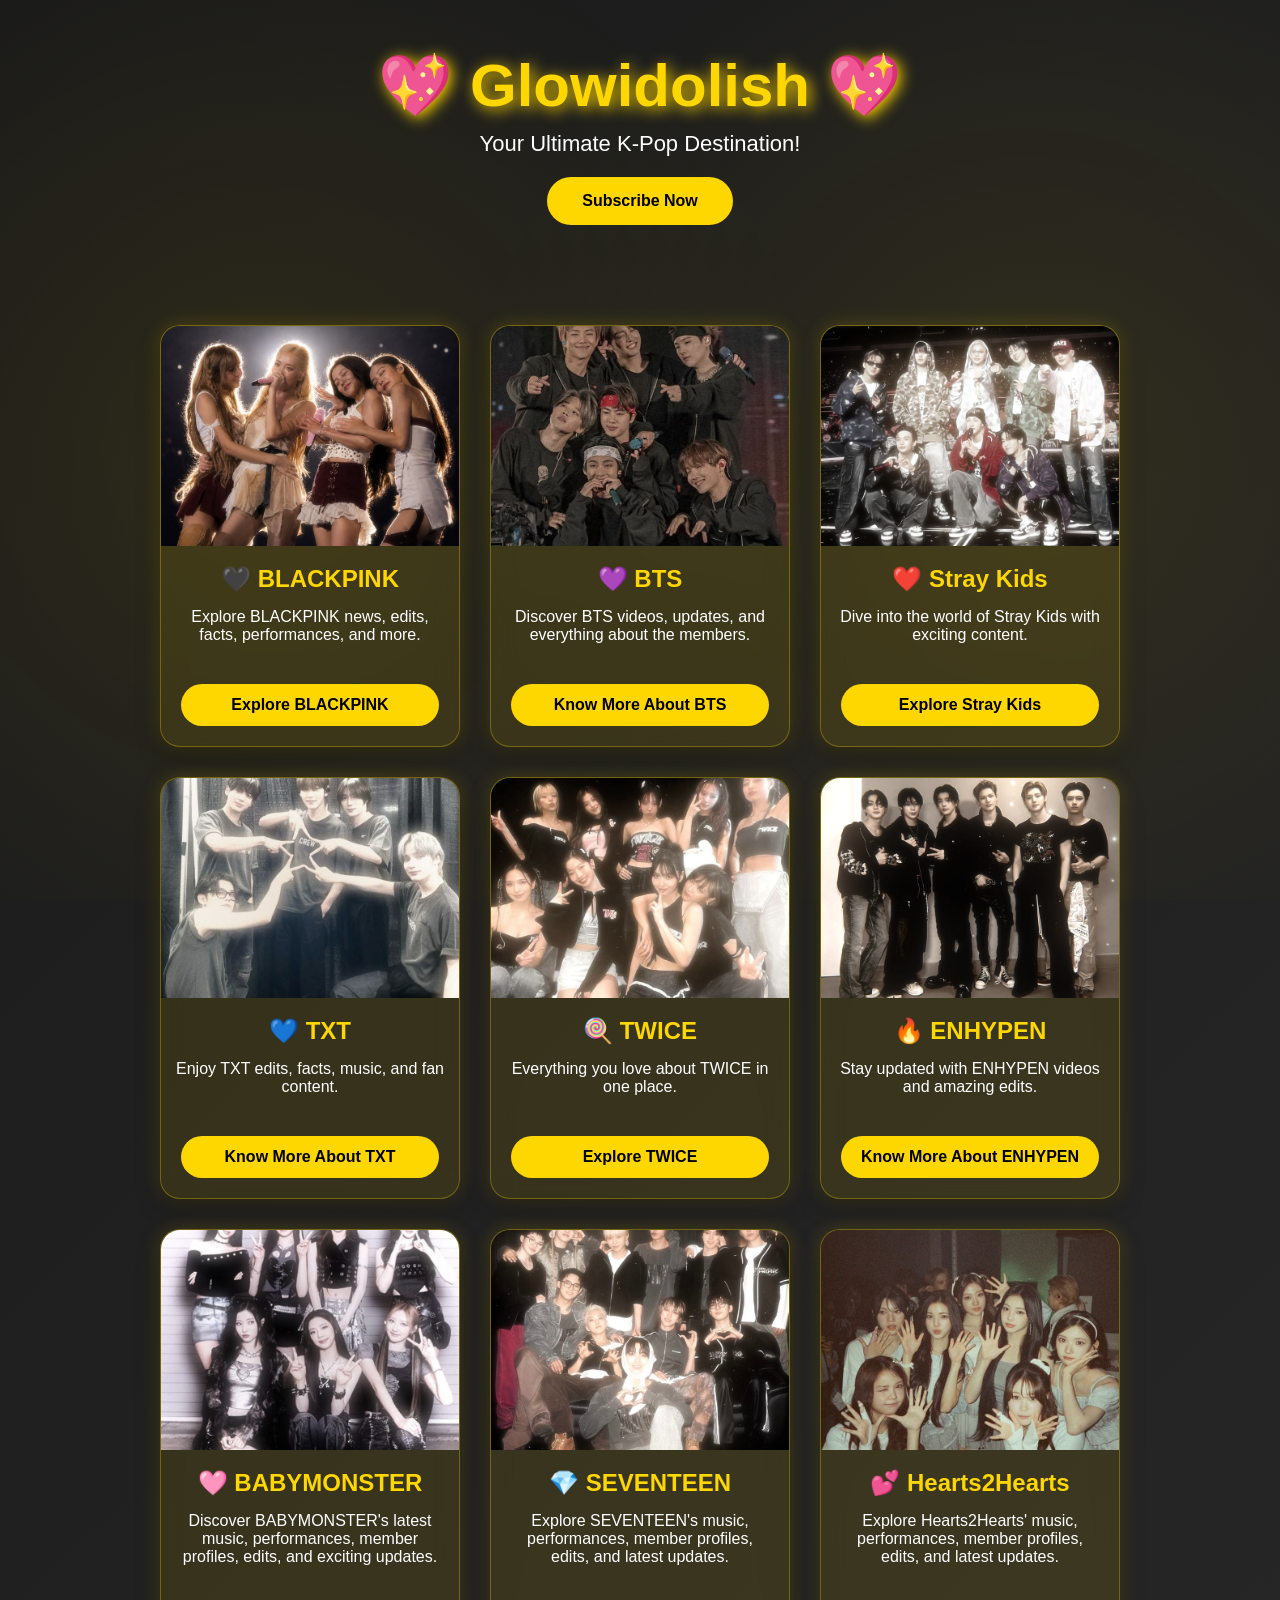
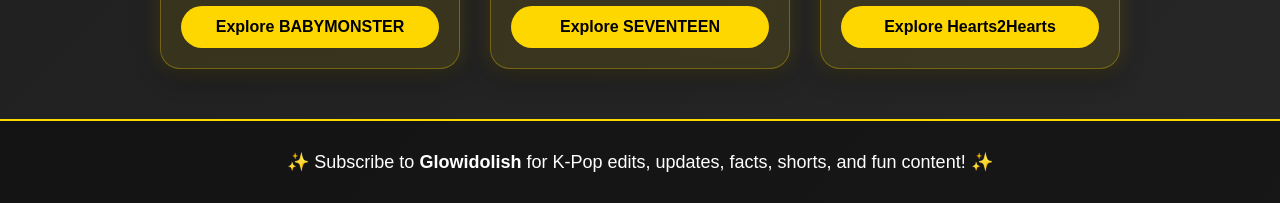
<file: index.html>
<!DOCTYPE html>
<html lang="en">
<head>
<meta charset="UTF-8">
<meta name="viewport" content="width=device-width, initial-scale=1.0">
<title>Glowidolish | K-Pop Universe</title>

<style>

*{
margin:0;
padding:0;
box-sizing:border-box;
font-family:Arial, sans-serif;
}

body{
background:linear-gradient(135deg,#1a1a1a,#2d2d2d,#000000);
background-size:300% 300%;
animation:bgMove 10s infinite alternate;
color:white;
position:relative;
overflow-x:hidden;
}

body::before{
content:'';
position:fixed;
top:0;
left:0;
width:100%;
height:100%;
background:
radial-gradient(circle at 20% 50%, rgba(255,215,0,.08) 0%, transparent 50%),
radial-gradient(circle at 80% 50%, rgba(255,215,0,.08) 0%, transparent 50%);
pointer-events:none;
animation:sparkle 4s infinite;
z-index:-1;
}

@keyframes sparkle{
0%, 100%{opacity:.5;}
50%{opacity:1;}
}

@keyframes bgMove{
0%{background-position:left;}
100%{background-position:right;}
}

header{
text-align:center;
padding:50px;
}

header h1{
font-size:60px;
text-shadow:3px 3px 15px #ffd700;
animation:glow 2s infinite alternate;
color:#ffd700;
}

@keyframes glow{
from{text-shadow:0 0 10px #ffd700;}
to{text-shadow:0 0 30px #ffed4e;}
}

header p{
font-size:22px;
margin-top:10px;
}

.subscribe{
display:inline-block;
margin-top:20px;
padding:15px 35px;
background:#ffd700;
color:#000000;
border-radius:40px;
text-decoration:none;
font-weight:bold;
transition:.4s;
}

.subscribe:hover{
transform:scale(1.1);
background:#ffed4e;
box-shadow:0 0 20px #ffd700;
}

.container{
display:flex;
flex-wrap:wrap;
justify-content:center;
gap:30px;
padding:50px;
}

.card{
width:300px;
background:rgba(255,215,0,.1);
backdrop-filter:blur(12px);
border-radius:20px;
overflow:hidden;
transition:.5s;
box-shadow:0 10px 25px rgba(0,0,0,.3), 0 0 20px rgba(255,215,0,.2);
border:1px solid rgba(255,215,0,.3);
}

.card:hover{
transform:translateY(-10px) scale(1.05);
box-shadow:0 10px 25px rgba(0,0,0,.3), 0 0 40px rgba(255,215,0,.4);
}

.card img{
width:100%;
height:220px;
object-fit:cover;
}

.card h2{
text-align:center;
padding:15px;
color:#ffd700;
}

.card p{
padding:0 15px 20px;
text-align:center;
}

.card a{
display:block;
text-align:center;
margin:20px;
padding:12px;
background:#ffd700;
color:#000000;
text-decoration:none;
border-radius:30px;
transition:.3s;
font-weight:bold;
}

.card a:hover{
background:#ffed4e;
box-shadow:0 0 15px #ffd700;
}

footer{
text-align:center;
padding:30px;
font-size:18px;
background:rgba(0,0,0,.4);
border-top:2px solid #ffd700;
}

</style>

</head>

<body>

<header>

<h1>💖 Glowidolish 💖</h1>

<p>Your Ultimate K-Pop Destination!</p>

<a class="subscribe" href="https://youtube.com/@Glowidolish" target="_blank">
Subscribe Now
</a>

</header>

<div class="container">

<div class="card">
<img src="blackpink.jpg" alt="BLACKPINK">
<h2>🖤 BLACKPINK</h2>
<p>Explore BLACKPINK news, edits, facts, performances, and more.</p>
<a href="blackpink.html">Explore BLACKPINK</a>
</div>

<div class="card">
<img src="bts.jpg" alt="BTS">
<h2>💜 BTS</h2>
<p>Discover BTS videos, updates, and everything about the members.</p>
<a href="bts.html">Know More About BTS</a>
</div>

<div class="card">
<img src="straykids.jpg" alt="Stray Kids">
<h2>❤️ Stray Kids</h2>
<p>Dive into the world of Stray Kids with exciting content.</p>
<a href="#">Explore Stray Kids</a>
</div>

<div class="card">
<img src="txt.jpg" alt="TXT">
<h2>💙 TXT</h2>
<p>Enjoy TXT edits, facts, music, and fan content.</p>
<a href="#">Know More About TXT</a>
</div>

<div class="card">
<img src="twice.jpg" alt="TWICE">
<h2>🍭 TWICE</h2>
<p>Everything you love about TWICE in one place.</p>
<a href="#">Explore TWICE</a>
</div>

<div class="card">
<img src="enhypen.jpg" alt="ENHYPEN">
<h2>🔥 ENHYPEN</h2>
<p>Stay updated with ENHYPEN videos and amazing edits.</p>
<a href="#">Know More About ENHYPEN</a>
</div>

<div class="card">
<img src="babymonster.jpg" alt="BABYMONSTER">
<h2>🩷 BABYMONSTER</h2>
<p>Discover BABYMONSTER's latest music, performances, member profiles, edits, and exciting updates.</p>
<a href="#">Explore BABYMONSTER</a>
</div>

<div class="card">
<img src="seventeen.jpg" alt="SEVENTEEN">
<h2>💎 SEVENTEEN</h2>
<p>Explore SEVENTEEN's music, performances, member profiles, edits, and latest updates.</p>
<a href="#">Explore SEVENTEEN</a>
</div>

<div class="card">
<img src="h2h.jpg" alt="Hearts2Hearts">
<h2>💕 Hearts2Hearts</h2>
<p>Explore Hearts2Hearts' music, performances, member profiles, edits, and latest updates.</p>
<a href="#">Explore Hearts2Hearts</a>
</div>

</div>

<footer>

✨ Subscribe to <b>Glowidolish</b> for K-Pop edits, updates, facts, shorts, and fun content! ✨

</footer>

</body>
</html>
</file>
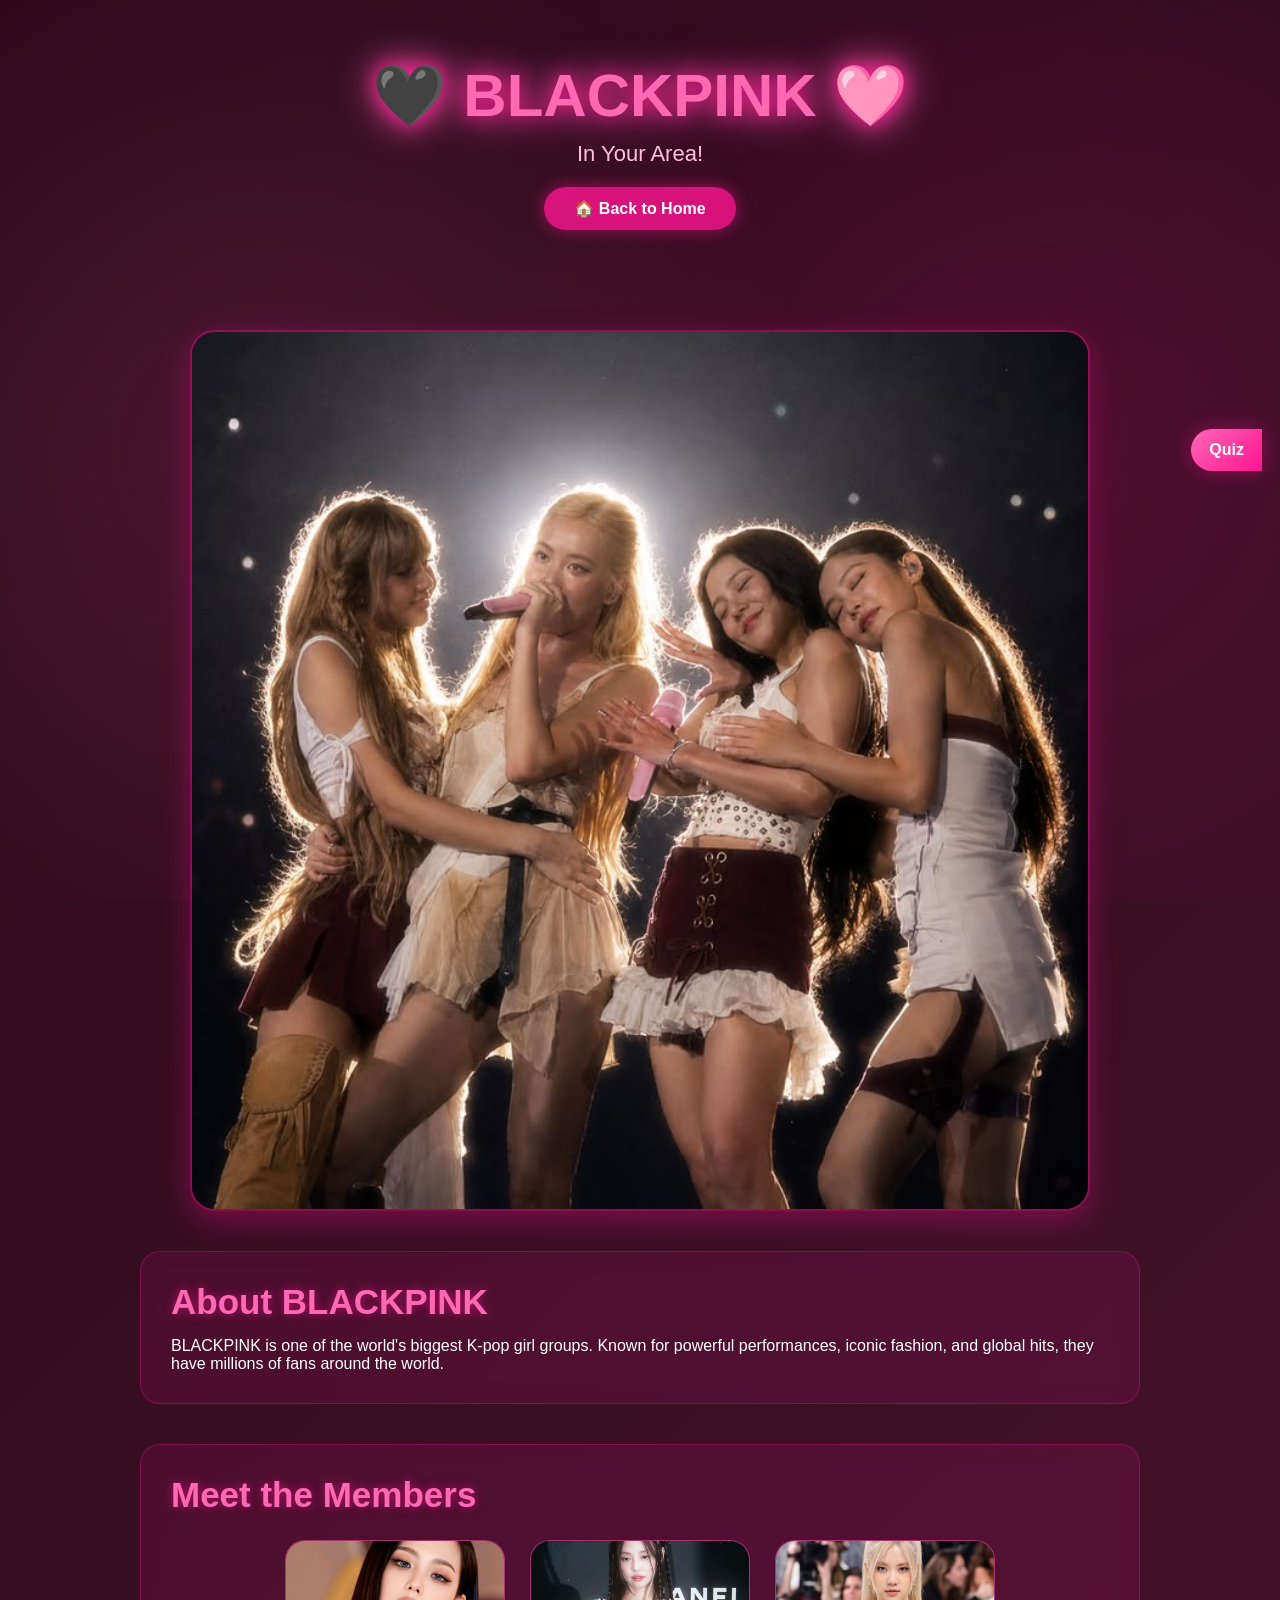
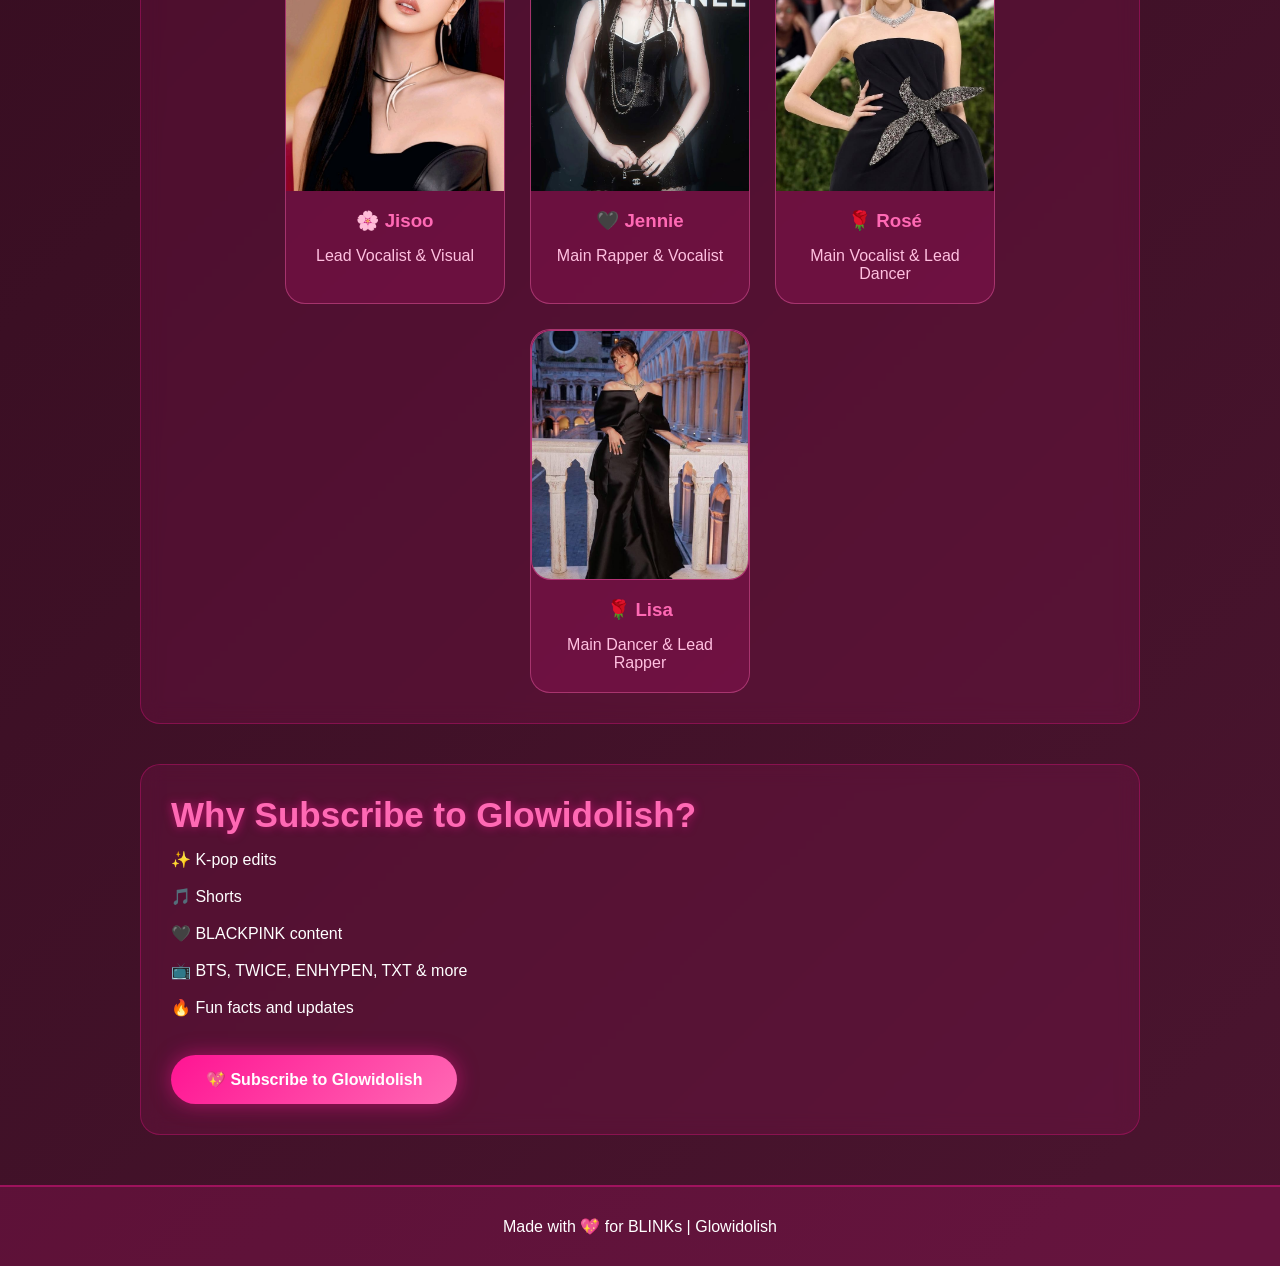
<file: blackpink.html>
<!DOCTYPE html>
<html lang="en">
<head>
<meta charset="UTF-8">
<meta name="viewport" content="width=device-width, initial-scale=1.0">
<title>Glowidolish | BLACKPINK</title>

<style>

*{
margin:0;
padding:0;
box-sizing:border-box;
font-family:Arial,sans-serif;
scroll-behavior:smooth;
}

body{
background:linear-gradient(135deg,#2d0a1a,#5a1a3a,#1a0010);
background-size:300% 300%;
animation:bg 10s infinite alternate;
color:white;
position:relative;
overflow-x:hidden;
cursor:crosshair;
}

body::before{
content:'';
position:fixed;
top:0;
left:0;
width:100%;
height:100%;
background:
radial-gradient(circle at 20% 50%, rgba(255,105,180,.12) 0%, transparent 50%),
radial-gradient(circle at 80% 50%, rgba(255,20,147,.12) 0%, transparent 50%);
pointer-events:none;
animation:sparkle 4s infinite;
z-index:-1;
}

@keyframes sparkle{
0%, 100%{opacity:.4;}
50%{opacity:1;}
}

@keyframes bg{
0%{background-position:left;}
100%{background-position:right;}
}

.sparkle-particle{
position:fixed;
pointer-events:none;
font-size:20px;
animation:float 3s ease-out forwards;
}

@keyframes float{
0%{
opacity:1;
transform:translateY(0) translateX(0) scale(1);
}
100%{
opacity:0;
transform:translateY(-100px) translateX(var(--tx)) scale(0);
}
}

header{
text-align:center;
padding:60px 20px;
}

header h1{
font-size:60px;
text-shadow:0 0 20px #ff1493, 0 0 40px #ff69b4;
color:#ff69b4;
transition:.3s;
}

header h1:hover{
text-shadow:0 0 30px #ff1493, 0 0 50px #ff69b4, 0 0 20px #ff105f;
}

header p{
font-size:22px;
margin-top:10px;
color:#ffc0e0;
}

.back{
display:inline-block;
margin-top:20px;
padding:12px 30px;
background:rgba(255,20,147,.8);
color:white;
text-decoration:none;
border-radius:30px;
font-weight:bold;
transition:.4s;
box-shadow:0 0 15px rgba(255,20,147,.5);
}

.back:hover{
background:#ff1493;
transform:scale(1.1);
box-shadow:0 0 30px rgba(255,20,147,.8);
}

.hero{
width:90%;
max-width:900px;
margin:40px auto;
overflow:hidden;
border-radius:25px;
box-shadow:0 10px 30px rgba(255,20,147,.3);
border:2px solid rgba(255,20,147,.4);
}

.hero img{
width:100%;
display:block;
}

section{
width:90%;
max-width:1000px;
margin:40px auto;
background:rgba(255,20,147,.1);
backdrop-filter:blur(10px);
padding:30px;
border-radius:20px;
border:1px solid rgba(255,20,147,.3);
transition:.4s;
}

section:hover{
background:rgba(255,20,147,.15);
box-shadow:0 0 30px rgba(255,20,147,.2);
}

h2{
margin-bottom:15px;
font-size:35px;
color:#ff69b4;
text-shadow:0 0 10px rgba(255,20,147,.6);
}

.members{
display:flex;
flex-wrap:wrap;
justify-content:center;
gap:25px;
margin-top:25px;
}

.member{
width:220px;
background:rgba(255,20,147,.15);
border-radius:20px;
overflow:hidden;
transition:.4s;
border:1px solid rgba(255,105,180,.4);
cursor:pointer;
}

.member:hover{
transform:translateY(-10px) scale(1.05);
box-shadow:0 0 30px rgba(255,20,147,.4);
background:rgba(255,20,147,.25);
}

.member img{
width:100%;
height:250px;
object-fit:cover;
}

.member h3{
padding:15px;
text-align:center;
color:#ff69b4;
}

.member p{
padding:0 15px 20px;
text-align:center;
color:#ffc0e0;
}

.button{
display:inline-block;
margin-top:20px;
padding:15px 35px;
background:linear-gradient(135deg,#ff1493,#ff69b4);
color:white;
text-decoration:none;
font-weight:bold;
border-radius:30px;
transition:.4s;
box-shadow:0 0 20px rgba(255,20,147,.5);
}

.button:hover{
background:linear-gradient(135deg,#ff69b4,#ff1493);
transform:scale(1.08);
box-shadow:0 0 40px rgba(255,20,147,.8);
}

/* Side Quiz button styling */
.quiz-button{
position:fixed;
right:18px;
top:50%;
transform:translateY(-50%);
background:linear-gradient(135deg,#ff69b4,#ff1493);
color:#fff;
padding:12px 18px;
border-radius:30px 0 0 30px;
text-decoration:none;
font-weight:bold;
box-shadow:0 0 20px rgba(255,20,147,.4);
transition:.3s;
z-index:1000;
}

.quiz-button:hover{
transform:translateY(-50%) scale(1.06);
box-shadow:0 0 30px rgba(255,20,147,.7);
}

@media(max-width:600px){
.quiz-button{ right:8px; padding:10px 14px; }
}

footer{
text-align:center;
padding:30px;
margin-top:50px;
background:rgba(255,20,147,.15);
border-top:2px solid rgba(255,20,147,.4);
}

</style>

</head>

<body>

<header>

<h1>🖤 BLACKPINK 🩷</h1>

<p>In Your Area!</p>

<a class="back" href="index.html">🏠 Back to Home</a>

</header>

<!-- Side Quiz button (fixed on the right side) -->
<a class="quiz-button" href="quiz.html" aria-label="Open Quiz">Quiz</a>

<div class="hero">
<img src="blackpink.jpg" alt="BLACKPINK">
</div>

<section>

<h2>About BLACKPINK</h2>

<p>
BLACKPINK is one of the world's biggest K-pop girl groups. Known for powerful performances,
iconic fashion, and global hits, they have millions of fans around the world.
</p>

</section>

<section>

<h2>Meet the Members</h2>

<div class="members">

<div class="member">
    <a href="jisoo.html">
        <img src="jisoo.jpg" alt="Jisoo">
    </a>
    <h3>🌸 Jisoo</h3>
    <p>Lead Vocalist & Visual</p>
</div>
<div class="member">
    <a href="jennie.html">
        <img src="jennie.jpg" alt="Jennie">
    </a>

    <h3>
        <a href="jennie.html" style="color:#ff69b4; text-decoration:none;">
            🖤 Jennie
        </a>
    </h3>

    <p>Main Rapper & Vocalist</p>
</div>
<div class="member">
    <a href="rose.html">
        <img src="rose.jpg" alt="Rosé">
    </a>

    <h3>
        <a href="rose.html" style="color:#ff69b4; text-decoration:none;">
            🌹 Rosé
        </a>
    </h3>

    <p>Main Vocalist & Lead Dancer</p>
</div>
<div class="member">
 <a href="lisa.html">
<img src="lisa.jpg" alt="Lisa" class="member">
</a>
 <h3>
        <a href="lisa.html" style="color:#ff69b4; text-decoration:none;">
            🌹 Lisa 
        </a>
    </h3>
       <p>Main Dancer & Lead Rapper</p>
</div>
</section>

<section>

<h2>Why Subscribe to Glowidolish?</h2>

<p>
✨ K-pop edits<br><br>
🎵 Shorts<br><br>
🖤 BLACKPINK content<br><br>
📺 BTS, TWICE, ENHYPEN, TXT & more<br><br>
🔥 Fun facts and updates
</p>

<br>

<a class="button"
href="https://www.youtube.com/@Glowidolish"
target="_blank">

💖 Subscribe to Glowidolish

</a>

</section>

<footer>

Made with 💖 for BLINKs | Glowidolish

</footer>

<script>
// Interactive sparkle effect on mouse move
document.addEventListener('mousemove', (e) => {
  if (Math.random() > 0.95) {
    const sparkle = document.createElement('div');
    sparkle.className = 'sparkle-particle';
    sparkle.textContent = '✨';
    sparkle.style.left = e.pageX + 'px';
    sparkle.style.top = e.pageY + 'px';
    sparkle.style.setProperty('--tx', (Math.random() - 0.5) * 100 + 'px');
    document.body.appendChild(sparkle);
    
    setTimeout(() => sparkle.remove(), 3000);
  }
});

// Click to create sparkle burst
document.addEventListener('click', (e) => {
  for (let i = 0; i < 8; i++) {
    const sparkle = document.createElement('div');
    sparkle.className = 'sparkle-particle';
    sparkle.textContent = '💖';
    sparkle.style.left = e.pageX + 'px';
    sparkle.style.top = e.pageY + 'px';
    sparkle.style.setProperty('--tx', Math.cos(i * Math.PI / 4) * 80 + 'px');
    document.body.appendChild(sparkle);
    
    setTimeout(() => sparkle.remove(), 3000);
  }
});
</script>

</body>
</html>
</file>
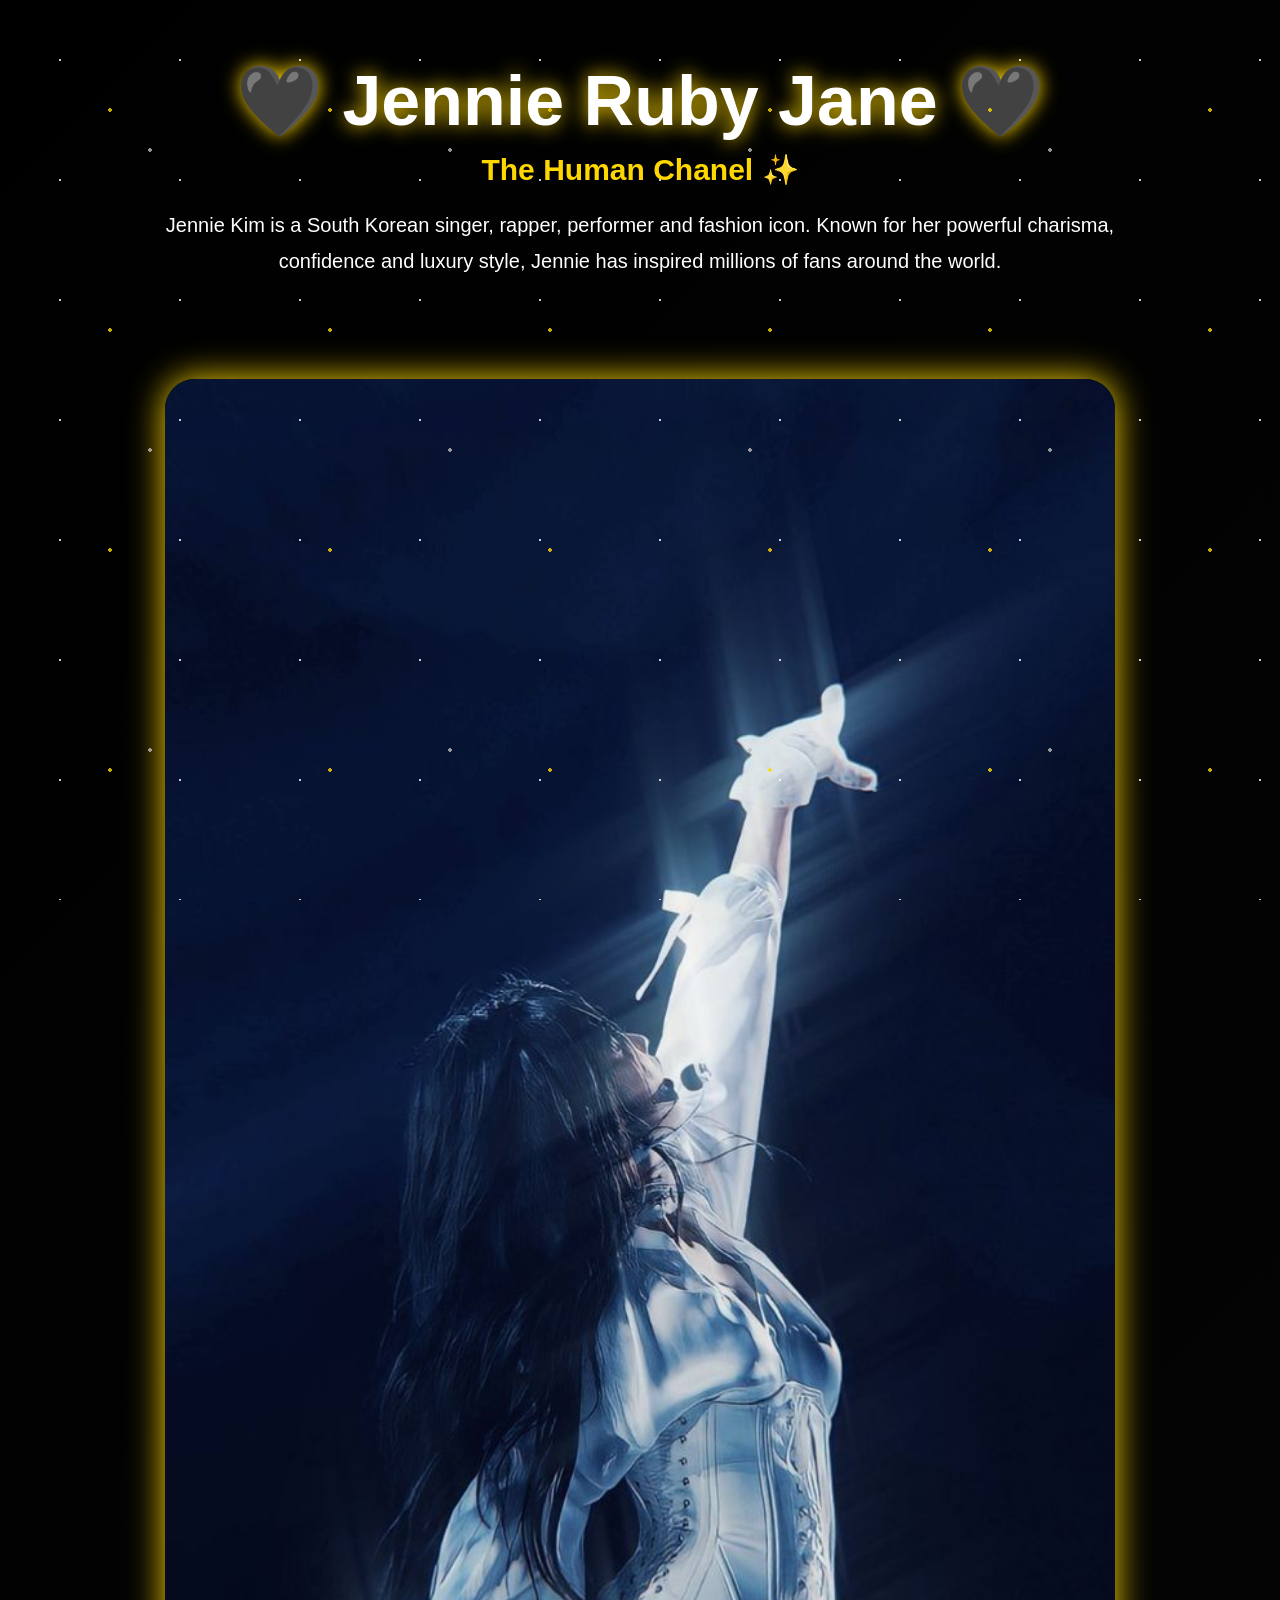
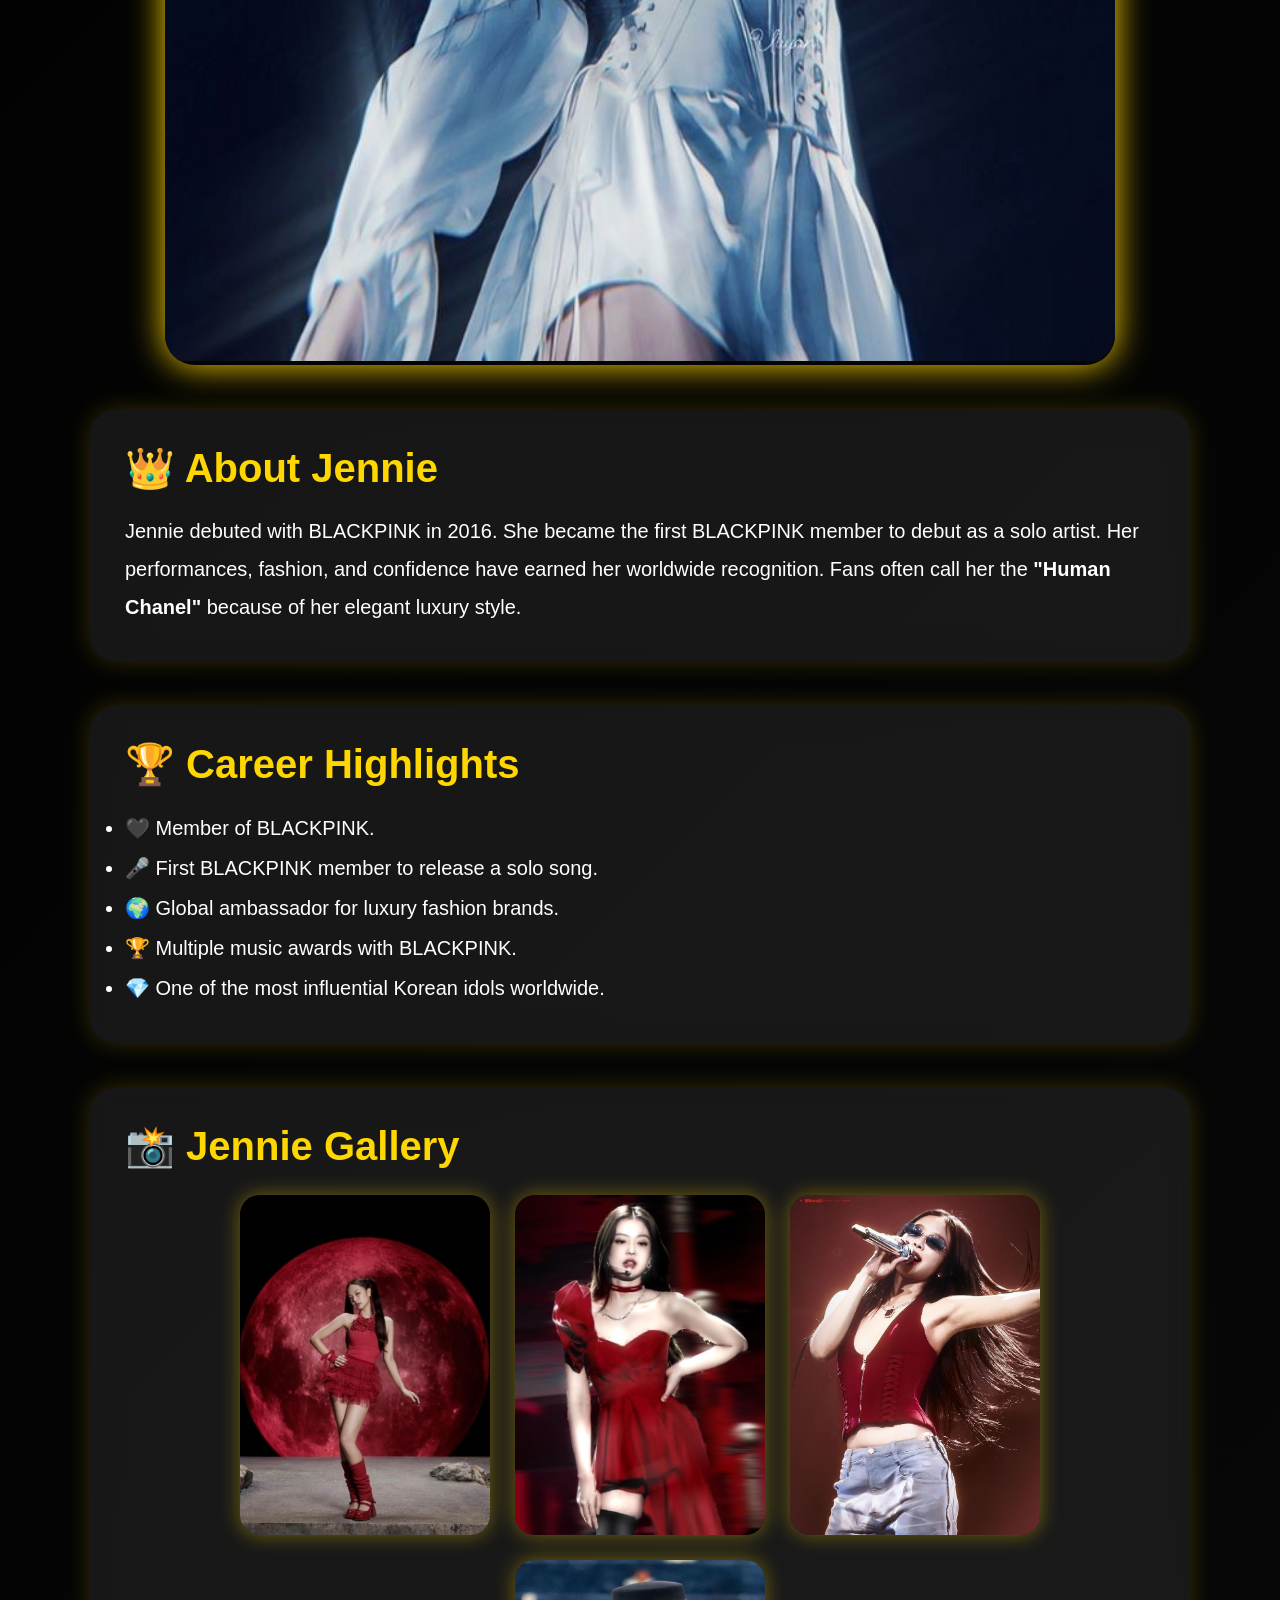
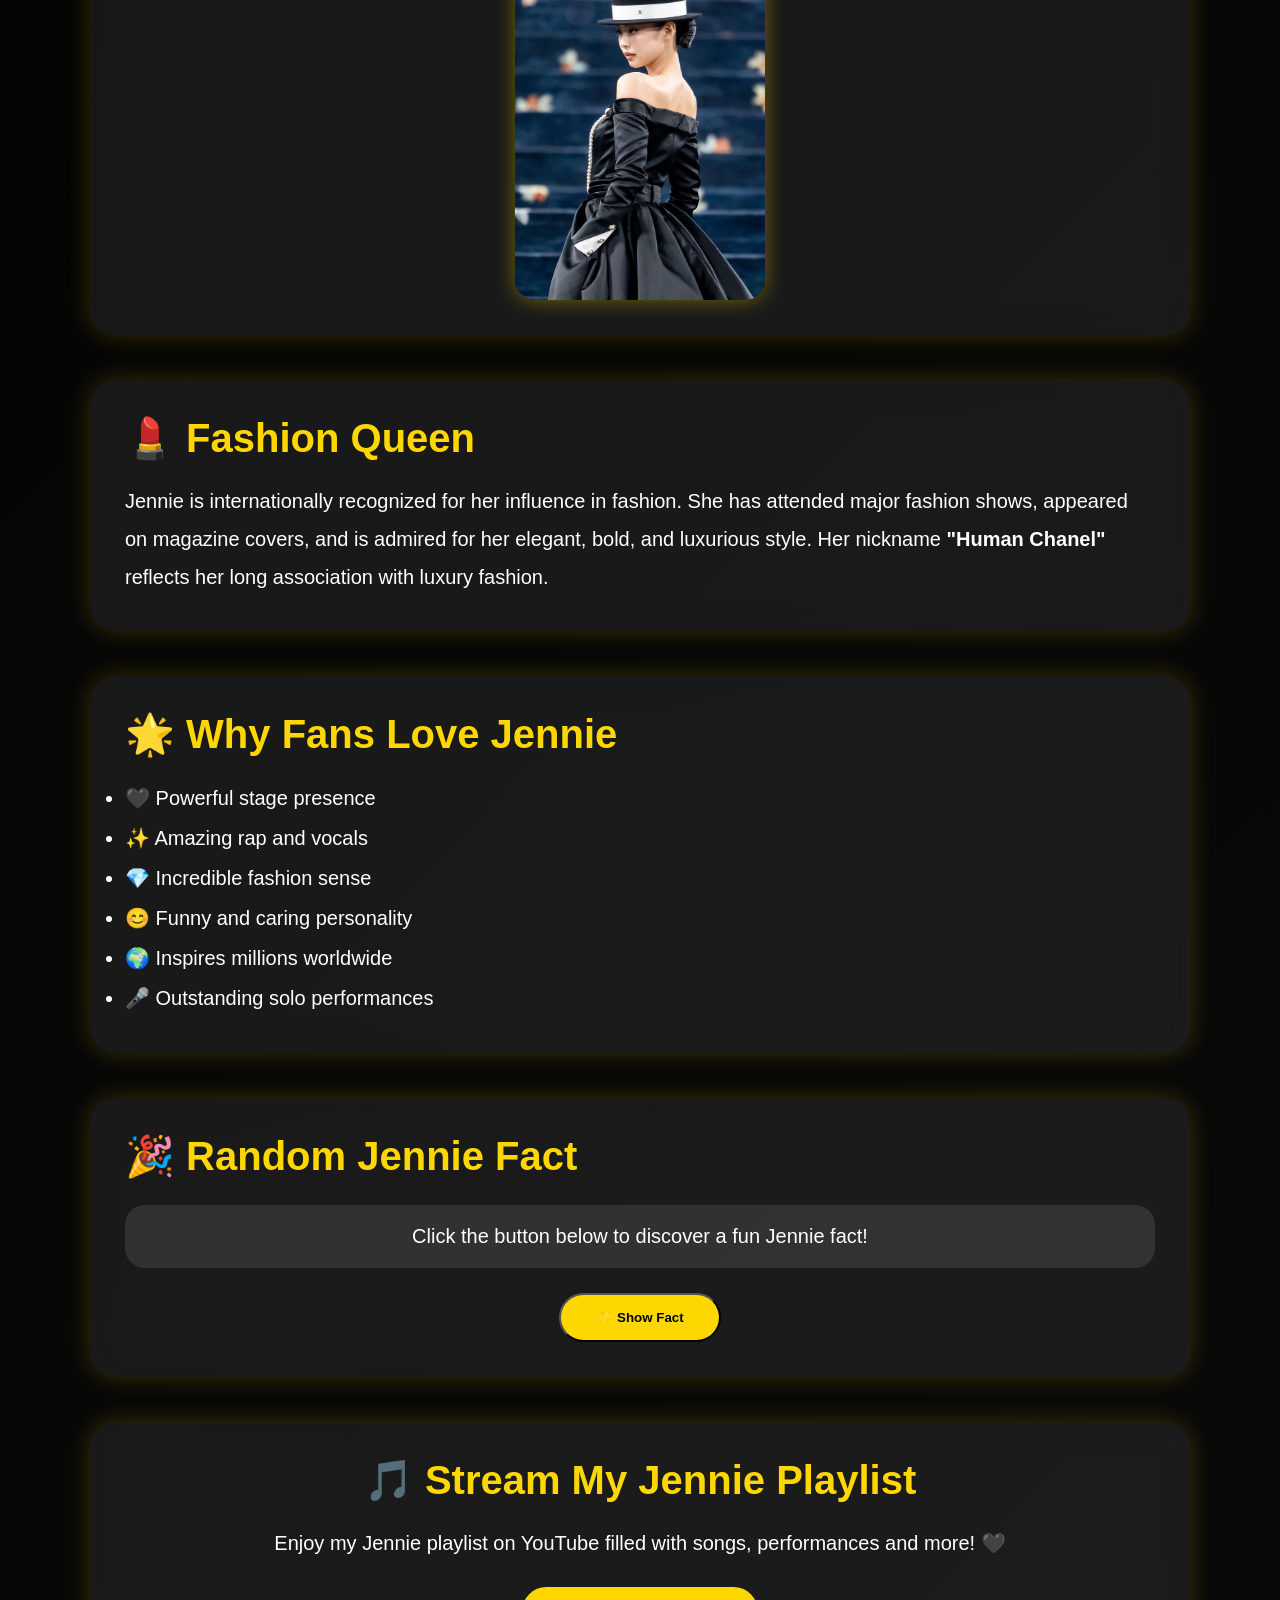
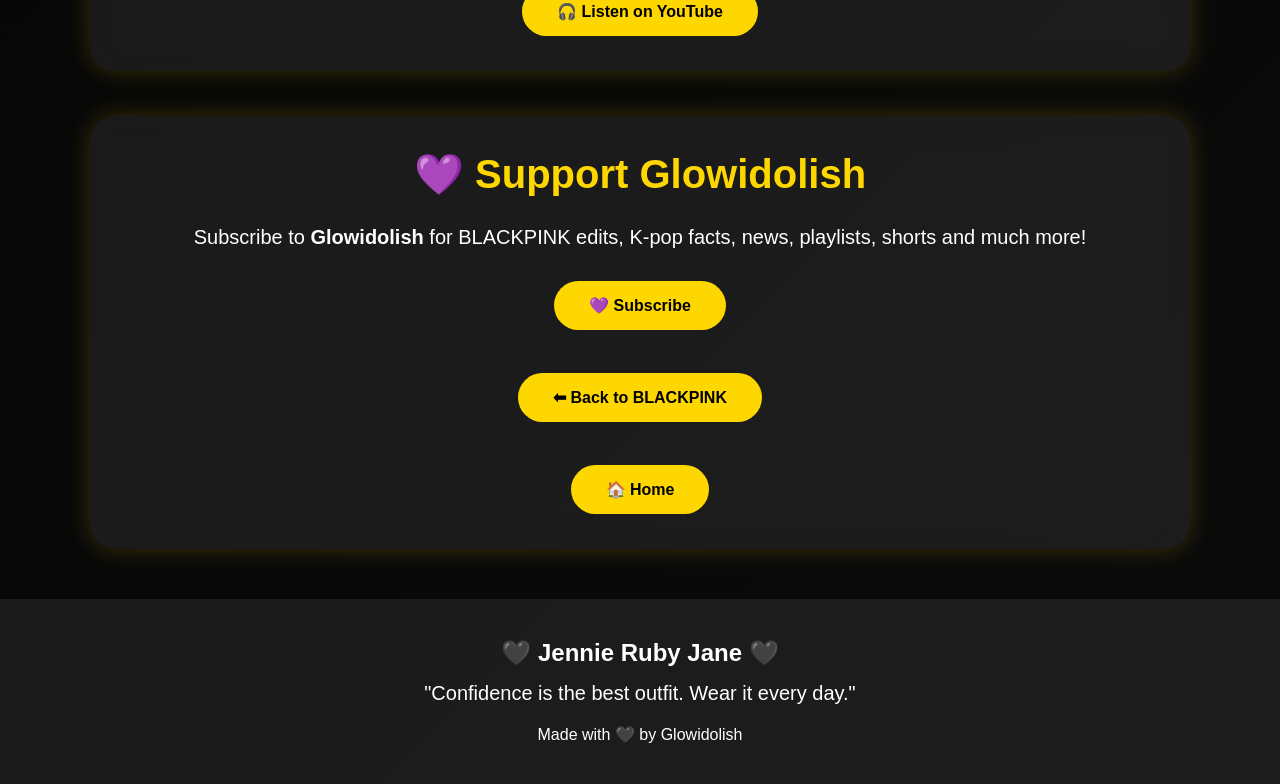
<file: jennie.html>
<!DOCTYPE html>
<html lang="en">

<head>

<meta charset="UTF-8">

<meta name="viewport" content="width=device-width, initial-scale=1.0">

<title>Jennie | Glowidolish</title>

<style>

*{
margin:0;
padding:0;
box-sizing:border-box;
font-family:Arial,Helvetica,sans-serif;
scroll-behavior:smooth;
}

body{

background:linear-gradient(-45deg,#000000,#111111,#222222,#0a0a0a,#000000);
background-size:400% 400%;
animation:bg 15s ease infinite;
color:white;
overflow-x:hidden;

}

@keyframes bg{

0%{background-position:0% 50%;}
50%{background-position:100% 50%;}
100%{background-position:0% 50%;}

}

.sparkles{

position:fixed;
top:0;
left:0;
width:100%;
height:100%;
pointer-events:none;

background-image:

radial-gradient(white 1px, transparent 1px),

radial-gradient(gold 2px, transparent 2px),

radial-gradient(#bbbbbb 2px, transparent 2px);

background-size:120px 120px,220px 220px,300px 300px;

animation:glitter 8s linear infinite;

opacity:.8;

}

@keyframes glitter{

0%{
transform:translateY(0);
}

100%{
transform:translateY(-80px);
}

}

header{

text-align:center;

padding:60px 20px;

}

header h1{

font-size:70px;

color:white;

text-shadow:0 0 20px gold;

}

header h2{

margin-top:10px;

color:gold;

font-size:30px;

}

header p{

margin-top:20px;

font-size:20px;

line-height:1.8;

width:80%;

margin-left:auto;

margin-right:auto;

}

.hero{

width:90%;

max-width:950px;

margin:40px auto;

border-radius:30px;

overflow:hidden;

box-shadow:0 0 35px gold;

}

.hero img{

width:100%;

transition:.6s;

}

.hero img:hover{

transform:scale(1.05);

}

.section{

width:90%;

max-width:1100px;

margin:45px auto;

padding:35px;

border-radius:25px;

background:rgba(255,255,255,.08);

backdrop-filter:blur(12px);

box-shadow:0 0 25px rgba(255,215,0,.2);

transition:.4s;

}

.section:hover{

transform:translateY(-8px);

}

.section h2{

font-size:40px;

margin-bottom:20px;

color:gold;

}

.section p{

font-size:20px;

line-height:1.9;

}

.gallery{

display:flex;

justify-content:center;

flex-wrap:wrap;

gap:25px;

margin-top:25px;

}

.gallery img{

width:250px;

height:340px;

object-fit:cover;

border-radius:20px;

transition:.5s;

box-shadow:0 0 20px rgba(255,215,0,.4);

cursor:pointer;

}

.gallery img:hover{

transform:scale(1.08) rotate(2deg);

box-shadow:0 0 40px gold;

}

.button{

display:inline-block;

margin-top:25px;

padding:15px 35px;

background:gold;

color:black;

font-weight:bold;

text-decoration:none;

border-radius:40px;

transition:.4s;

}

.button:hover{

background:white;

transform:scale(1.1);

}

.fact{

margin-top:25px;

padding:20px;

background:rgba(255,255,255,.1);

border-radius:20px;

font-size:20px;

text-align:center;

}

</style>

</head>

<body>

<div class="sparkles"></div>

<header>

<h1>🖤 Jennie Ruby Jane 🖤</h1>

<h2>The Human Chanel ✨</h2>

<p>

Jennie Kim is a South Korean singer, rapper, performer and fashion icon.

Known for her powerful charisma, confidence and luxury style,

Jennie has inspired millions of fans around the world.

</p>

</header>

<div class="hero">

<img src="jennie-banner.jpg" alt="Jennie">

</div>

<div class="section">

<h2>👑 About Jennie</h2>

<p>

Jennie debuted with BLACKPINK in 2016.

She became the first BLACKPINK member to debut as a solo artist.

Her performances, fashion, and confidence have earned her worldwide recognition.

Fans often call her the <b>"Human Chanel"</b> because of her elegant luxury style.

</p>

</div>

<div class="section">

<h2>🏆 Career Highlights</h2>

<ul style="font-size:20px; line-height:2;">

<li>🖤 Member of BLACKPINK.</li>

<li>🎤 First BLACKPINK member to release a solo song.</li>

<li>🌍 Global ambassador for luxury fashion brands.</li>

<li>🏆 Multiple music awards with BLACKPINK.</li>

<li>💎 One of the most influential Korean idols worldwide.</li>

</ul>

</div>

<div class="section">

<h2>📸 Jennie Gallery</h2>

<div class="gallery">

<img src="jennie1.jpg">

<img src="jennie2.jpg">

<img src="jennie3.jpg">

<img src="jennie4.jpg">

</div>

</div>

<div class="section">

<h2>💄 Fashion Queen</h2>

<p>

Jennie is internationally recognized for her influence in fashion.
She has attended major fashion shows, appeared on magazine covers,
and is admired for her elegant, bold, and luxurious style.
Her nickname <b>"Human Chanel"</b> reflects her long association with luxury fashion.

</p>

</div>

<div class="section">

<h2>🌟 Why Fans Love Jennie</h2>

<ul style="font-size:20px; line-height:2;">

<li>🖤 Powerful stage presence</li>

<li>✨ Amazing rap and vocals</li>

<li>💎 Incredible fashion sense</li>

<li>😊 Funny and caring personality</li>

<li>🌍 Inspires millions worldwide</li>

<li>🎤 Outstanding solo performances</li>

</ul>

</div>

<div class="section">

<h2>🎉 Random Jennie Fact</h2>

<div class="fact" id="factBox">

Click the button below to discover a fun Jennie fact!

</div>

<center>

<button class="button" onclick="randomFact()">

✨ Show Fact

</button>

</center>

</div>

<div class="section" style="text-align:center;">

<h2>🎵 Stream My Jennie Playlist</h2>

<p>

Enjoy my Jennie playlist on YouTube filled with songs, performances and more! 🖤

</p>

<a class="button"

href="https://youtu.be/vR49dHUwMUA?si=2XGJKkeS7KMX3Z58"
target="_blank">

🎧 Listen on YouTube

</a>

</div>

<div class="section" style="text-align:center;">

<h2>💜 Support Glowidolish</h2>

<p>

Subscribe to <b>Glowidolish</b> for BLACKPINK edits, K-pop facts,
news, playlists, shorts and much more!

</p>

<a class="button"

href="https://www.youtube.com/@Glowidolish"

target="_blank">

💜 Subscribe

</a>

<br><br>

<a class="button" href="blackpink.html">

⬅ Back to BLACKPINK

</a>

<br><br>

<a class="button" href="myprofile.html">

🏠 Home

</a>

</div>

<footer style="text-align:center;padding:40px;background:rgba(255,255,255,.08);margin-top:50px;">

<h2>🖤 Jennie Ruby Jane 🖤</h2>

<p style="margin-top:15px;font-size:20px;">

"Confidence is the best outfit. Wear it every day."

</p>

<p style="margin-top:20px;">

Made with 🖤 by Glowidolish

</p>

</footer>

<script>

const facts=[

"🖤 Jennie was the first BLACKPINK member to debut as a solo artist.",

"💎 Fans often call Jennie the 'Human Chanel'.",

"🌍 Jennie trained for several years before debuting with BLACKPINK.",

"🎤 Jennie is known for both her powerful rap and singing.",

"✨ Jennie has appeared on numerous international magazine covers.",

"👑 Jennie is one of the most influential K-pop fashion icons."

];

function randomFact(){

document.getElementById("factBox").innerHTML=

facts[Math.floor(Math.random()*facts.length)];

}

</script>

</body>

</html>
</file>
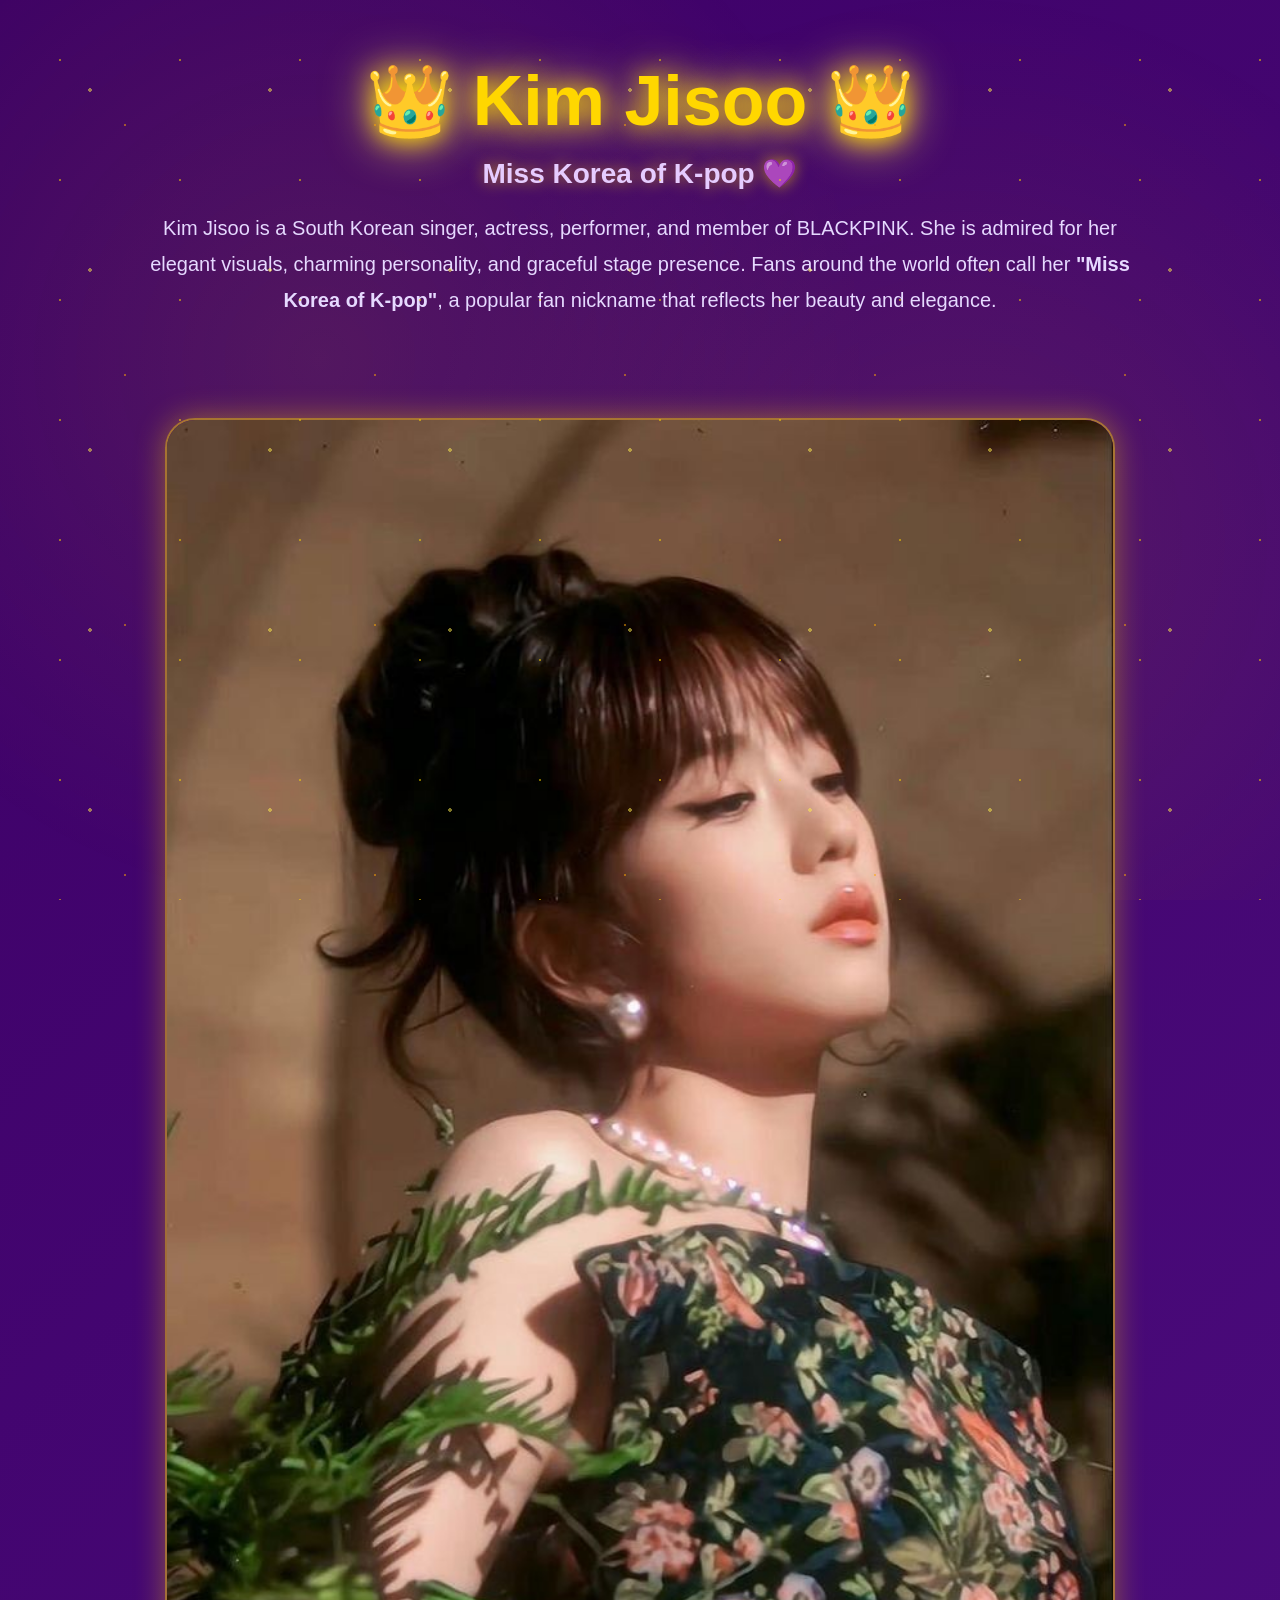
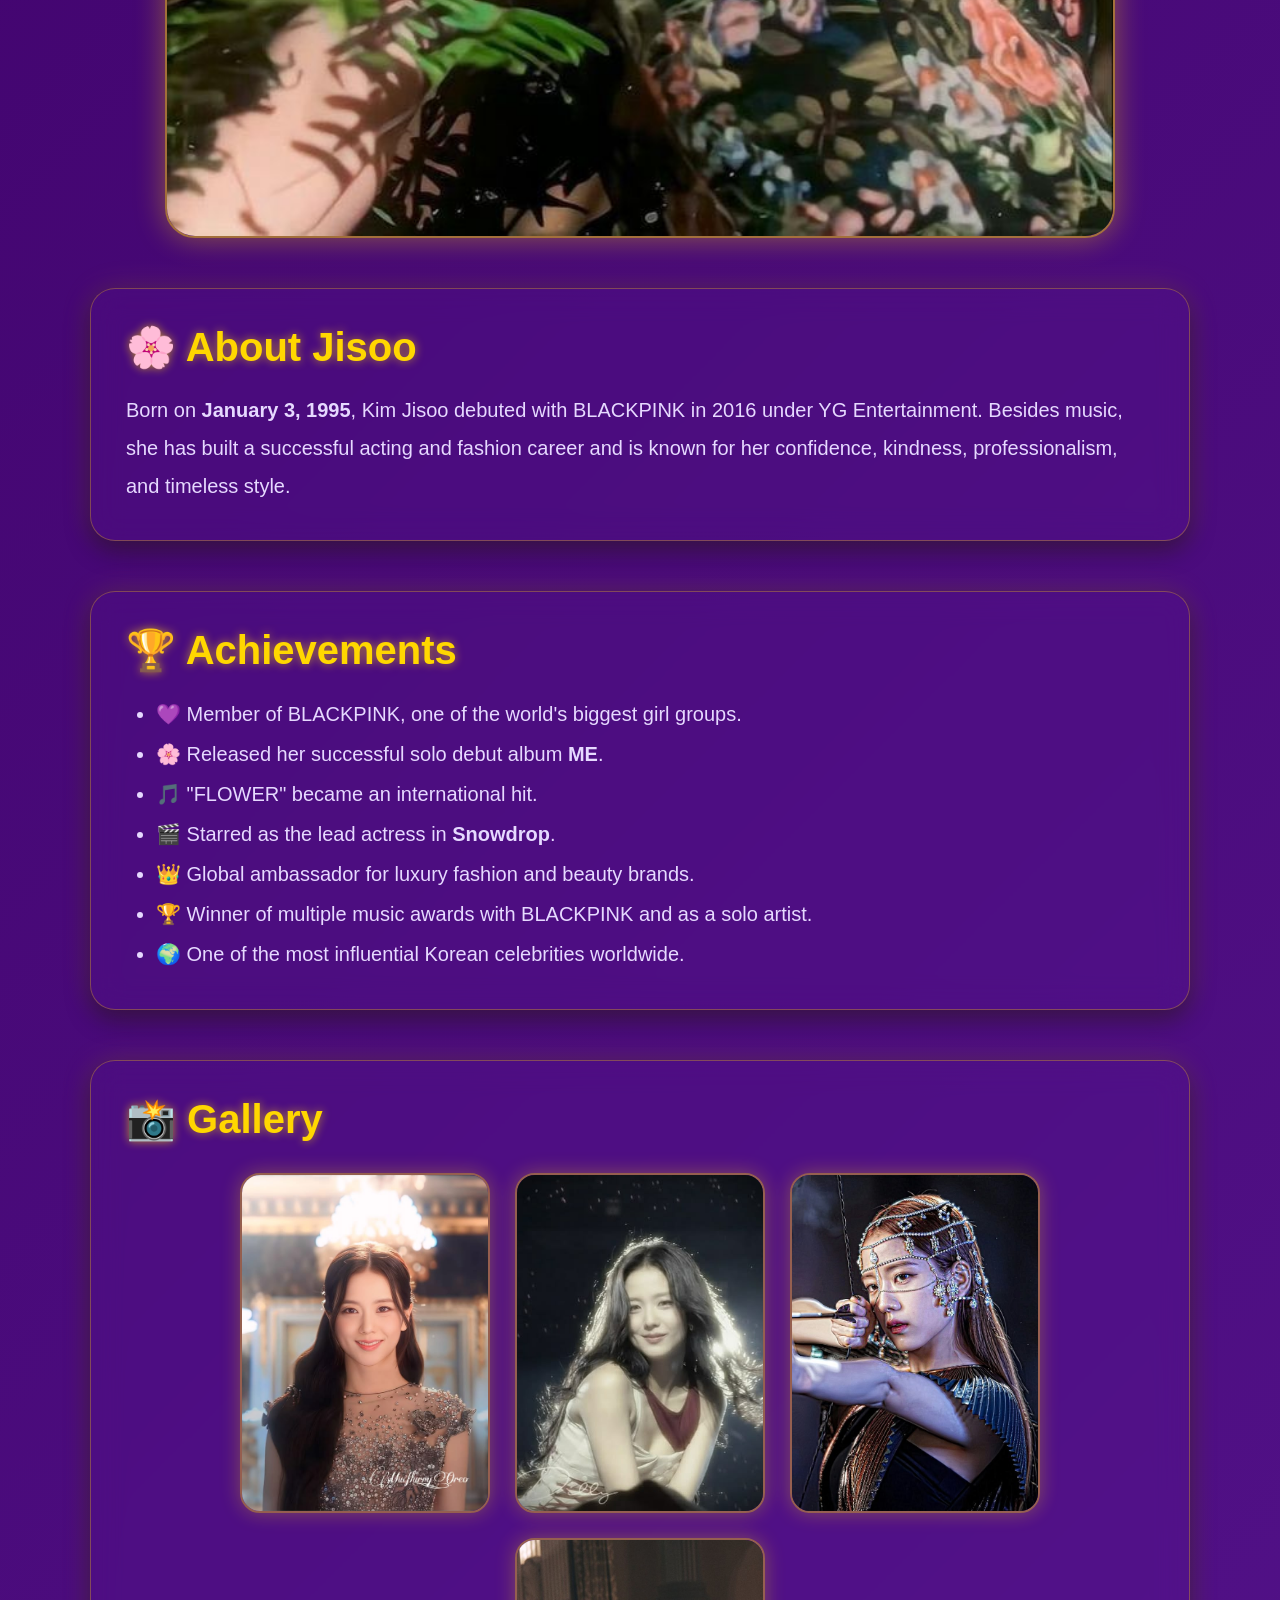
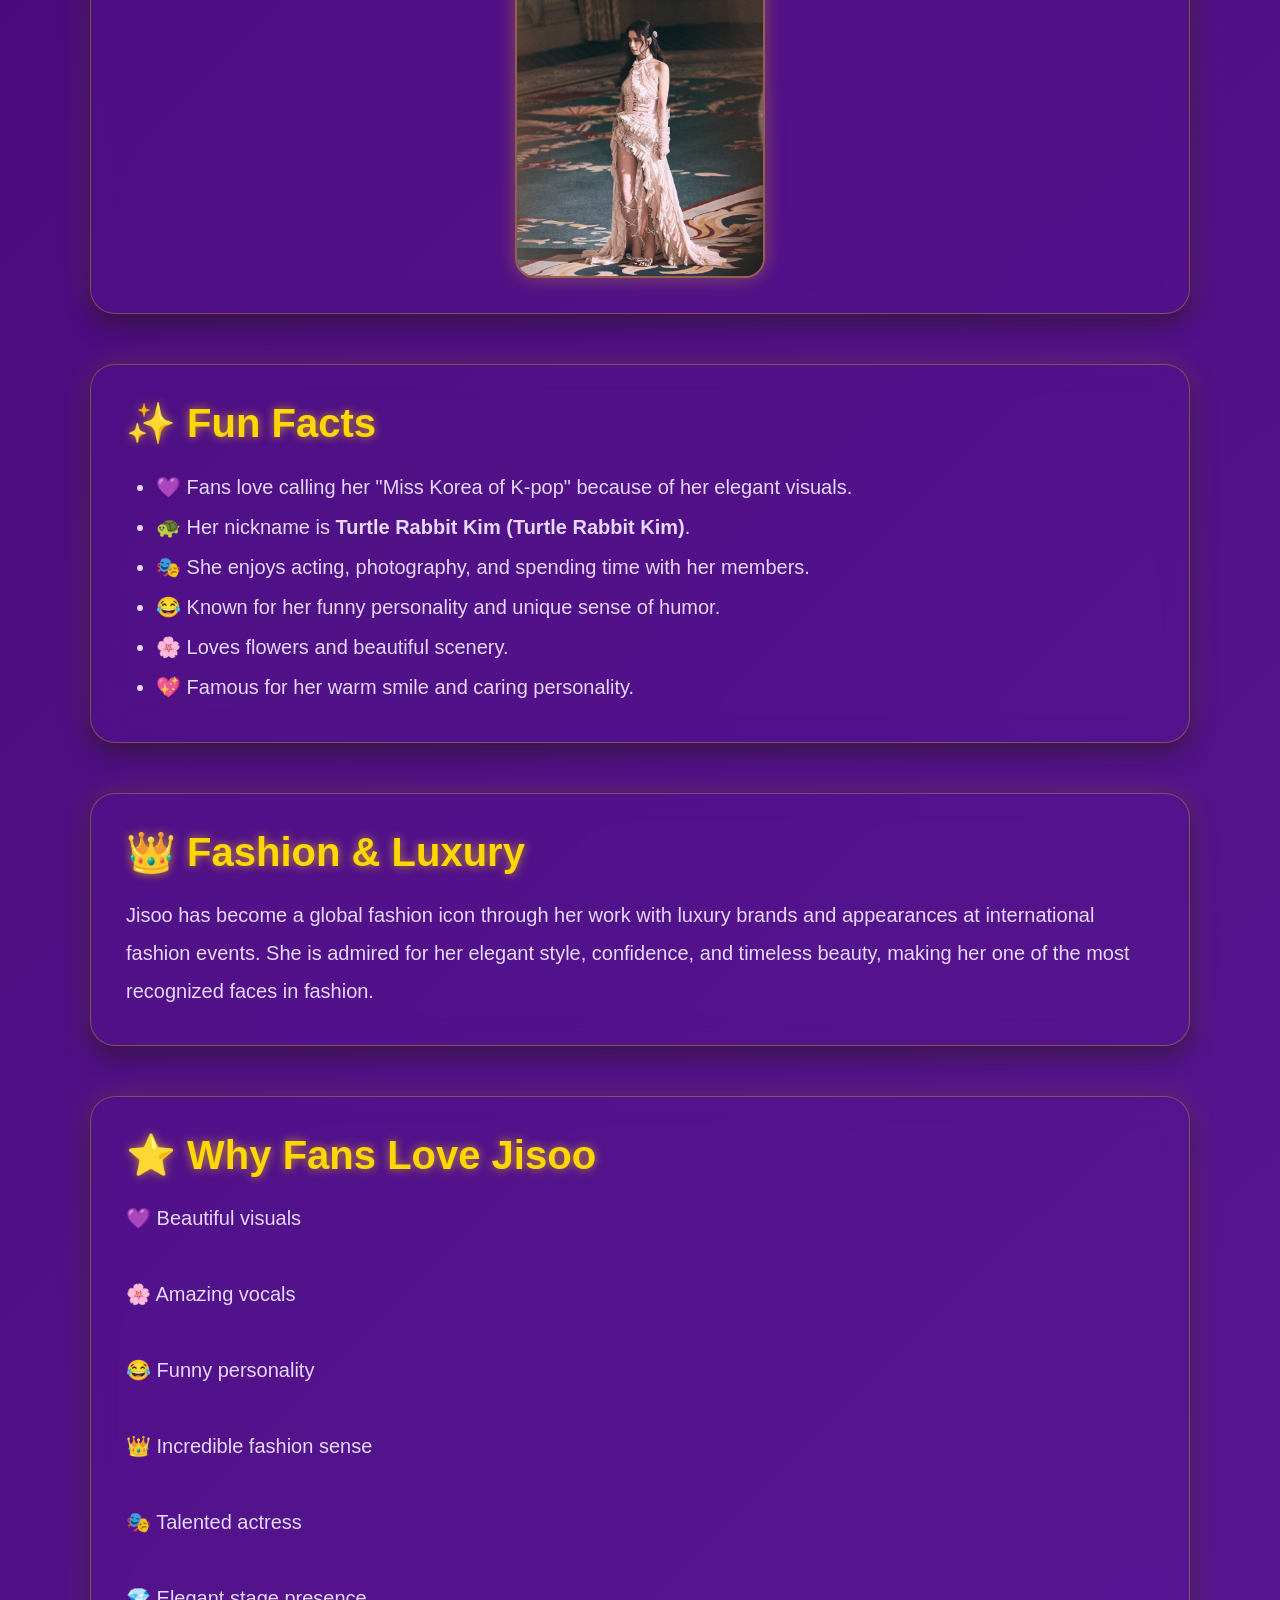
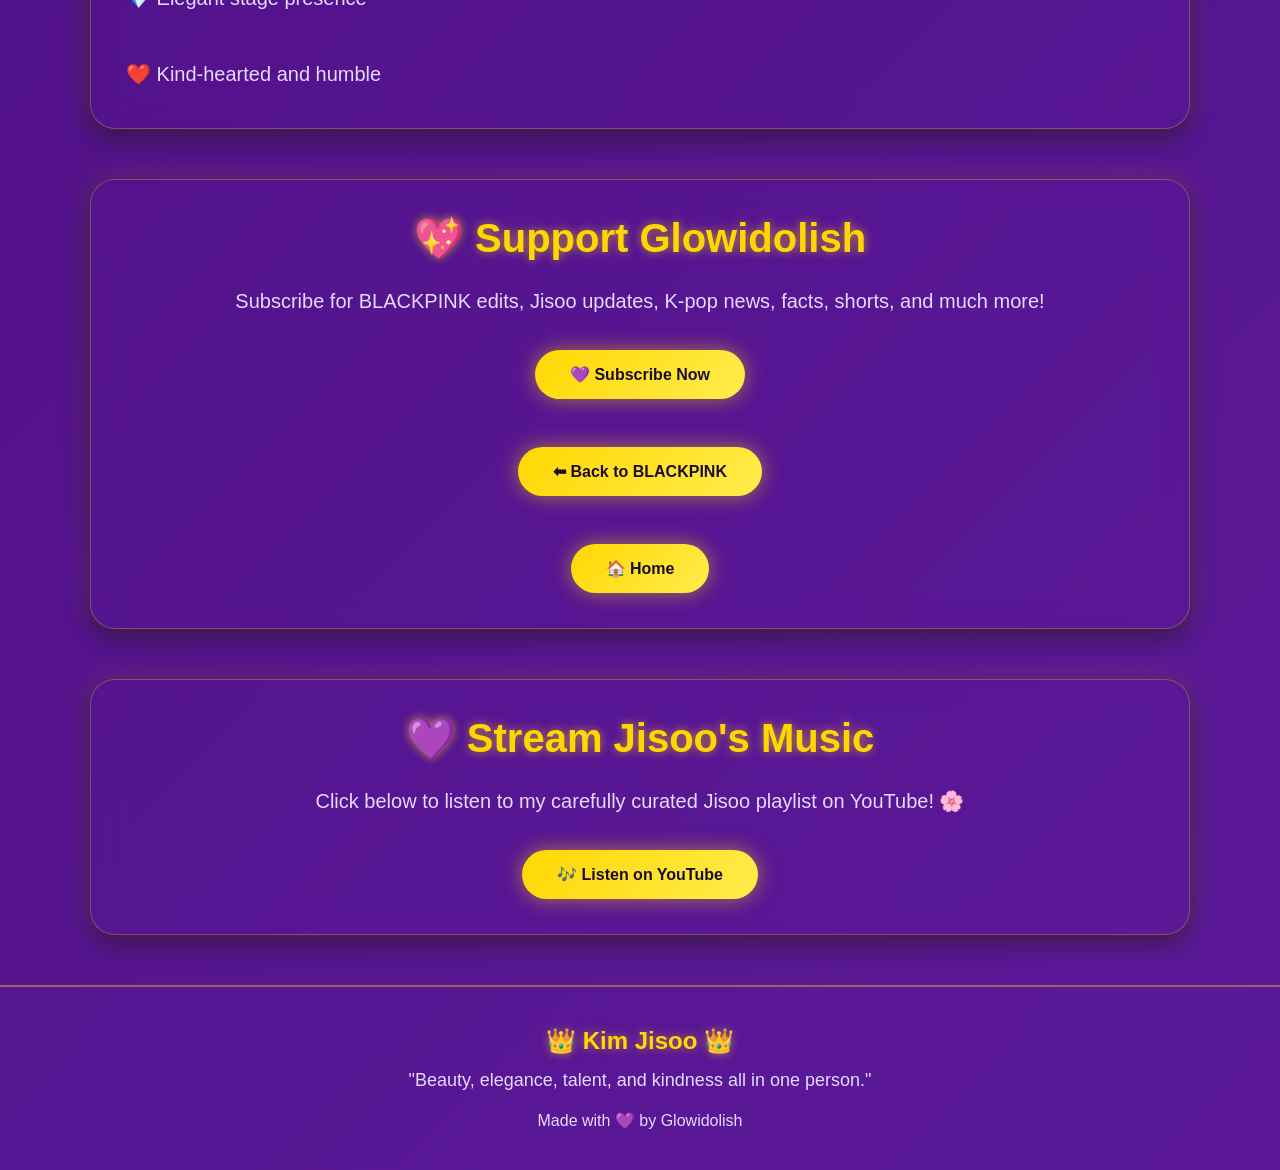
<file: jisoo.html>
<!DOCTYPE html>
<html lang="en">

<head>

<meta charset="UTF-8">
<meta name="viewport" content="width=device-width, initial-scale=1.0">

<title>Kim Jisoo | Glowidolish</title>

<style>

*{
margin:0;
padding:0;
box-sizing:border-box;
font-family:Arial,Helvetica,sans-serif;
scroll-behavior:smooth;
}

body{
background:linear-gradient(-45deg,#1a0d2e,#330d5c,#4d0d8a,#5c1a99,#3d0066);
background-size:400% 400%;
animation:gradient 15s ease infinite;
color:white;
overflow-x:hidden;
position:relative;
cursor:crosshair;
}

@keyframes gradient{

0%{background-position:0% 50%;}
50%{background-position:100% 50%;}
100%{background-position:0% 50%;}

}

body::before{
content:'';
position:fixed;
top:0;
left:0;
width:100%;
height:100%;
background:
radial-gradient(circle at 25% 40%, rgba(255,215,0,.1) 0%, transparent 50%),
radial-gradient(circle at 75% 60%, rgba(255,200,0,.1) 0%, transparent 50%);
pointer-events:none;
animation:sparkle-bg 5s ease-in-out infinite;
z-index:-1;
}

@keyframes sparkle-bg{
0%, 100%{opacity:.5;}
50%{opacity:1;}
}

.sparkle-particle{
position:fixed;
pointer-events:none;
font-size:22px;
animation:float-spark 3.5s ease-out forwards;
}

@keyframes float-spark{
0%{
opacity:1;
transform:translateY(0) translateX(0) scale(1) rotate(0deg);
}
100%{
opacity:0;
transform:translateY(-120px) translateX(var(--tx)) scale(0) rotate(360deg);
}
}

.stars{
position:fixed;
width:100%;
height:100%;
top:0;
left:0;
pointer-events:none;
background-image:
radial-gradient(#ffd700 1px, transparent 1px),
radial-gradient(#ffed4e 2px, transparent 2px),
radial-gradient(#ffa500 1.5px, transparent 1.5px);
background-size:120px 120px,180px 180px,250px 250px;
animation:twinkle 6s linear infinite;
opacity:.5;
}

@keyframes twinkle{

0%{transform:translateY(0);}
50%{opacity:.7;}
100%{transform:translateY(-40px);}

}

header{

text-align:center;
padding:60px 20px;

}

header h1{

font-size:70px;
text-shadow:0 0 25px #ffd700, 0 0 50px #ffed4e;
color:#ffd700;
transition:.3s;

}

header h1:hover{
text-shadow:0 0 35px #ffed4e, 0 0 60px #ffa500, 0 0 20px #ff8c00;
}

header h2{

font-size:28px;
margin-top:15px;
color:#e6ccff;
text-shadow:0 0 15px rgba(255,215,0,.6);

}

header p{

margin-top:20px;
font-size:20px;
width:80%;
margin-left:auto;
margin-right:auto;
line-height:1.8;
color:#e6d9ff;

}

.hero{

width:90%;
max-width:950px;
margin:40px auto;
overflow:hidden;
border-radius:30px;
box-shadow:0 0 30px rgba(255,215,0,.4);
border:2px solid rgba(255,215,0,.5);

}

.hero img{

width:100%;
display:block;
transition:.6s;

}

.hero img:hover{

transform:scale(1.05);

}

.section{

width:90%;
max-width:1100px;
margin:50px auto;
padding:35px;
background:rgba(93,26,153,.2);
backdrop-filter:blur(15px);
border-radius:25px;
box-shadow:0 10px 25px rgba(0,0,0,.4), 0 0 30px rgba(255,215,0,.15);
border:1px solid rgba(255,215,0,.3);
transition:.4s;

}

.section:hover{
background:rgba(93,26,153,.3);
box-shadow:0 10px 25px rgba(0,0,0,.4), 0 0 50px rgba(255,215,0,.25);
}

.section h2{

font-size:40px;
margin-bottom:20px;
color:#ffd700;
text-shadow:0 0 10px rgba(255,215,0,.6);

}

.section p{

font-size:20px;
line-height:1.9;
color:#e6d9ff;

}

.gallery{

display:flex;
flex-wrap:wrap;
justify-content:center;
gap:25px;
margin-top:30px;

}

.gallery img{

width:250px;
height:340px;
object-fit:cover;
border-radius:20px;
transition:.5s;
box-shadow:0 0 20px rgba(255,215,0,.3);
border:2px solid rgba(255,215,0,.4);

}

.gallery img:hover{

transform:scale(1.08) rotate(2deg);
box-shadow:0 0 40px rgba(255,215,0,.5);

}

ul{

padding-left:30px;
line-height:2;
font-size:20px;
color:#e6d9ff;

}

.button{

display:inline-block;
margin-top:30px;
padding:15px 35px;
background:linear-gradient(135deg,#ffd700,#ffed4e);
color:#1a0d2e;
font-weight:bold;
text-decoration:none;
border-radius:40px;
transition:.4s;
box-shadow:0 0 20px rgba(255,215,0,.5);

}

.button:hover{

background:linear-gradient(135deg,#ffed4e,#ffa500);
transform:scale(1.1);
box-shadow:0 0 40px rgba(255,215,0,.8);

}

footer{
text-align:center;
padding:40px;
background:rgba(93,26,153,.2);
margin-top:50px;
border-top:2px solid rgba(255,215,0,.4);
}

footer h2{
color:#ffd700;
text-shadow:0 0 10px rgba(255,215,0,.5);
}

footer p{
color:#e6d9ff;
margin-top:15px;
}

</style>

</head>

<body>

<div class="stars"></div>

<script>
const music = document.getElementById("bgmusic");

document.body.addEventListener("click", async () => {
    try {
        await music.play();
        console.log("Music started!");
    } catch (e) {
        console.error(e);
    }
}, { once: true });

// Interactive sparkle effect on mouse move
document.addEventListener('mousemove', (e) => {
  if (Math.random() > 0.93) {
    const sparkle = document.createElement('div');
    sparkle.className = 'sparkle-particle';
    sparkle.textContent = '✨';
    sparkle.style.left = e.pageX + 'px';
    sparkle.style.top = e.pageY + 'px';
    sparkle.style.setProperty('--tx', (Math.random() - 0.5) * 80 + 'px');
    document.body.appendChild(sparkle);
    
    setTimeout(() => sparkle.remove(), 3500);
  }
});

// Click to create sparkle burst
document.addEventListener('click', (e) => {
  for (let i = 0; i < 10; i++) {
    const sparkle = document.createElement('div');
    sparkle.className = 'sparkle-particle';
    sparkle.textContent = '⭐';
    sparkle.style.left = e.pageX + 'px';
    sparkle.style.top = e.pageY + 'px';
    sparkle.style.setProperty('--tx', Math.cos(i * Math.PI / 5) * 100 + 'px');
    document.body.appendChild(sparkle);
    
    setTimeout(() => sparkle.remove(), 3500);
  }
});
</script>

<header>

<h1>👑 Kim Jisoo 👑</h1>

<h2>Miss Korea of K-pop 💜</h2>

<p>
Kim Jisoo is a South Korean singer, actress, performer, and member of BLACKPINK.
She is admired for her elegant visuals, charming personality, and graceful stage presence.
Fans around the world often call her <b>"Miss Korea of K-pop"</b>, a popular fan nickname that reflects her beauty and elegance.
</p>

</header>

<div class="hero">

<img src="jisoo-banner.jpg" alt="Kim Jisoo">

</div>

<div class="section">

<h2>🌸 About Jisoo</h2>

<p>

Born on <b>January 3, 1995</b>, Kim Jisoo debuted with BLACKPINK in 2016 under YG Entertainment.
Besides music, she has built a successful acting and fashion career and is known for her confidence, kindness, professionalism, and timeless style.

</p>

</div>

<div class="section">

<h2>🏆 Achievements</h2>

<ul>

<li>💜 Member of BLACKPINK, one of the world's biggest girl groups.</li>

<li>🌸 Released her successful solo debut album <b>ME</b>.</li>

<li>🎵 "FLOWER" became an international hit.</li>

<li>🎬 Starred as the lead actress in <b>Snowdrop</b>.</li>

<li>👑 Global ambassador for luxury fashion and beauty brands.</li>

<li>🏆 Winner of multiple music awards with BLACKPINK and as a solo artist.</li>

<li>🌍 One of the most influential Korean celebrities worldwide.</li>

</ul>

</div>

<div class="section">

<h2>📸 Gallery</h2>

<div class="gallery">

<img src="jisoo1.jpg">

<img src="jisoo2.jpg">

<img src="jisoo3.jpg">

<img src="jisoo4.jpg">

</div>

</div>

<div class="section">

<h2>✨ Fun Facts</h2>

<ul>

<li>💜 Fans love calling her "Miss Korea of K-pop" because of her elegant visuals.</li>

<li>🐢 Her nickname is <b>Turtle Rabbit Kim (Turtle Rabbit Kim)</b>.</li>

<li>🎭 She enjoys acting, photography, and spending time with her members.</li>

<li>😂 Known for her funny personality and unique sense of humor.</li>

<li>🌸 Loves flowers and beautiful scenery.</li>

<li>💖 Famous for her warm smile and caring personality.</li>

</ul>

</div>

<div class="section">

<h2>👑 Fashion & Luxury</h2>

<p>

Jisoo has become a global fashion icon through her work with luxury brands and appearances at international fashion events.
She is admired for her elegant style, confidence, and timeless beauty, making her one of the most recognized faces in fashion.

</p>

</div>

<div class="section">

<h2>⭐ Why Fans Love Jisoo</h2>

<p>

💜 Beautiful visuals<br><br>

🌸 Amazing vocals<br><br>

😂 Funny personality<br><br>

👑 Incredible fashion sense<br><br>

🎭 Talented actress<br><br>

💎 Elegant stage presence<br><br>

❤️ Kind-hearted and humble

</p>

</div>

<div class="section" style="text-align:center;">

<h2>💖 Support Glowidolish</h2>

<p>

Subscribe for BLACKPINK edits, Jisoo updates, K-pop news, facts, shorts, and much more!

</p>

<a class="button" href="https://www.youtube.com/@Glowidolish" target="_blank">

💜 Subscribe Now

</a>

<br><br>

<a class="button" href="blackpink.html">

⬅ Back to BLACKPINK

</a>

<br><br>

<a class="button" href="index.html">

🏠 Home

</a>

</div>

<div class="section" style="text-align:center;">

<h2>💜 Stream Jisoo's Music</h2>

<p>
Click below to listen to my carefully curated Jisoo playlist on YouTube! 🌸
</p>

<a class="button"
href="https://youtu.be/cJ-KtgbuId0?si=dCejkxVNg4V_IDEp"
target="_blank">

🎶 Listen on YouTube

</a>

</div>

<footer>

<h2>👑 Kim Jisoo 👑</h2>

<p style="margin-top:15px;font-size:18px;">

"Beauty, elegance, talent, and kindness all in one person."

</p>

<p style="margin-top:20px;">

Made with 💜 by Glowidolish

</p>

</footer>

</body>
</html>
</file>
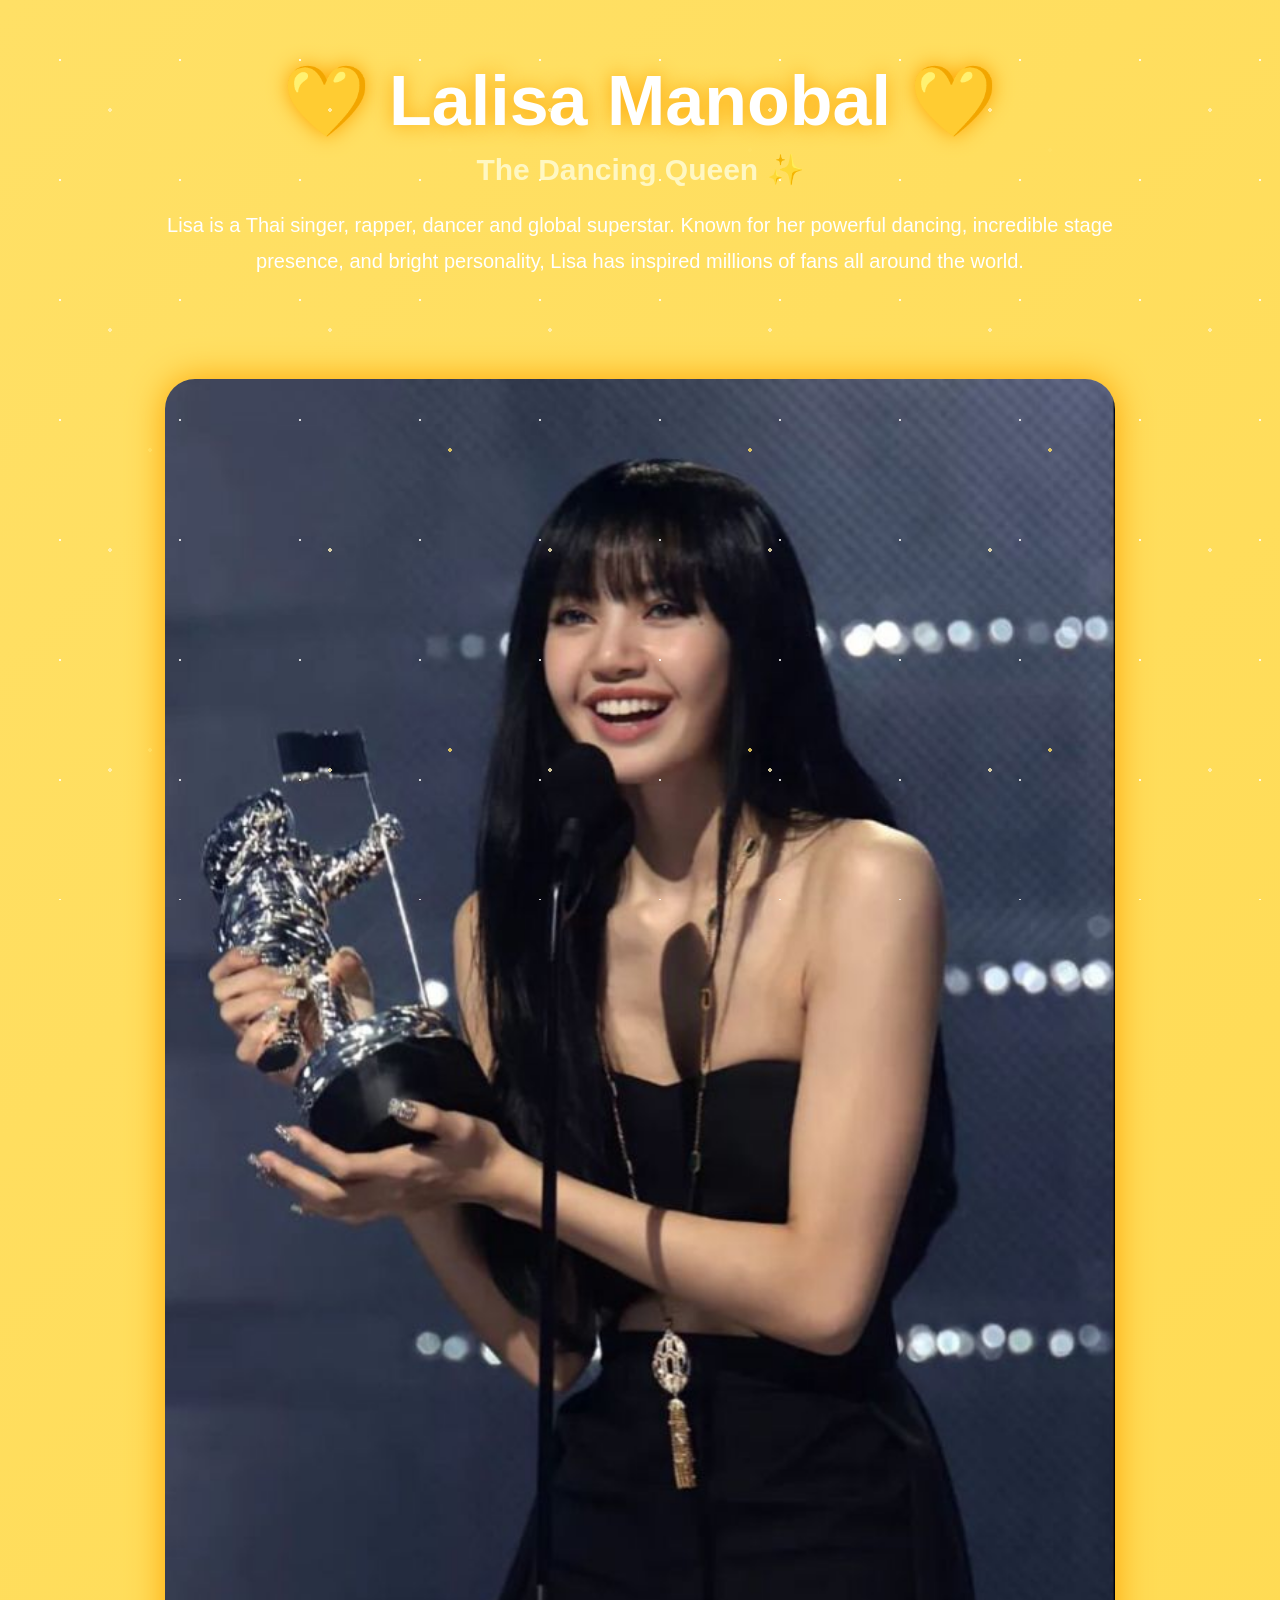
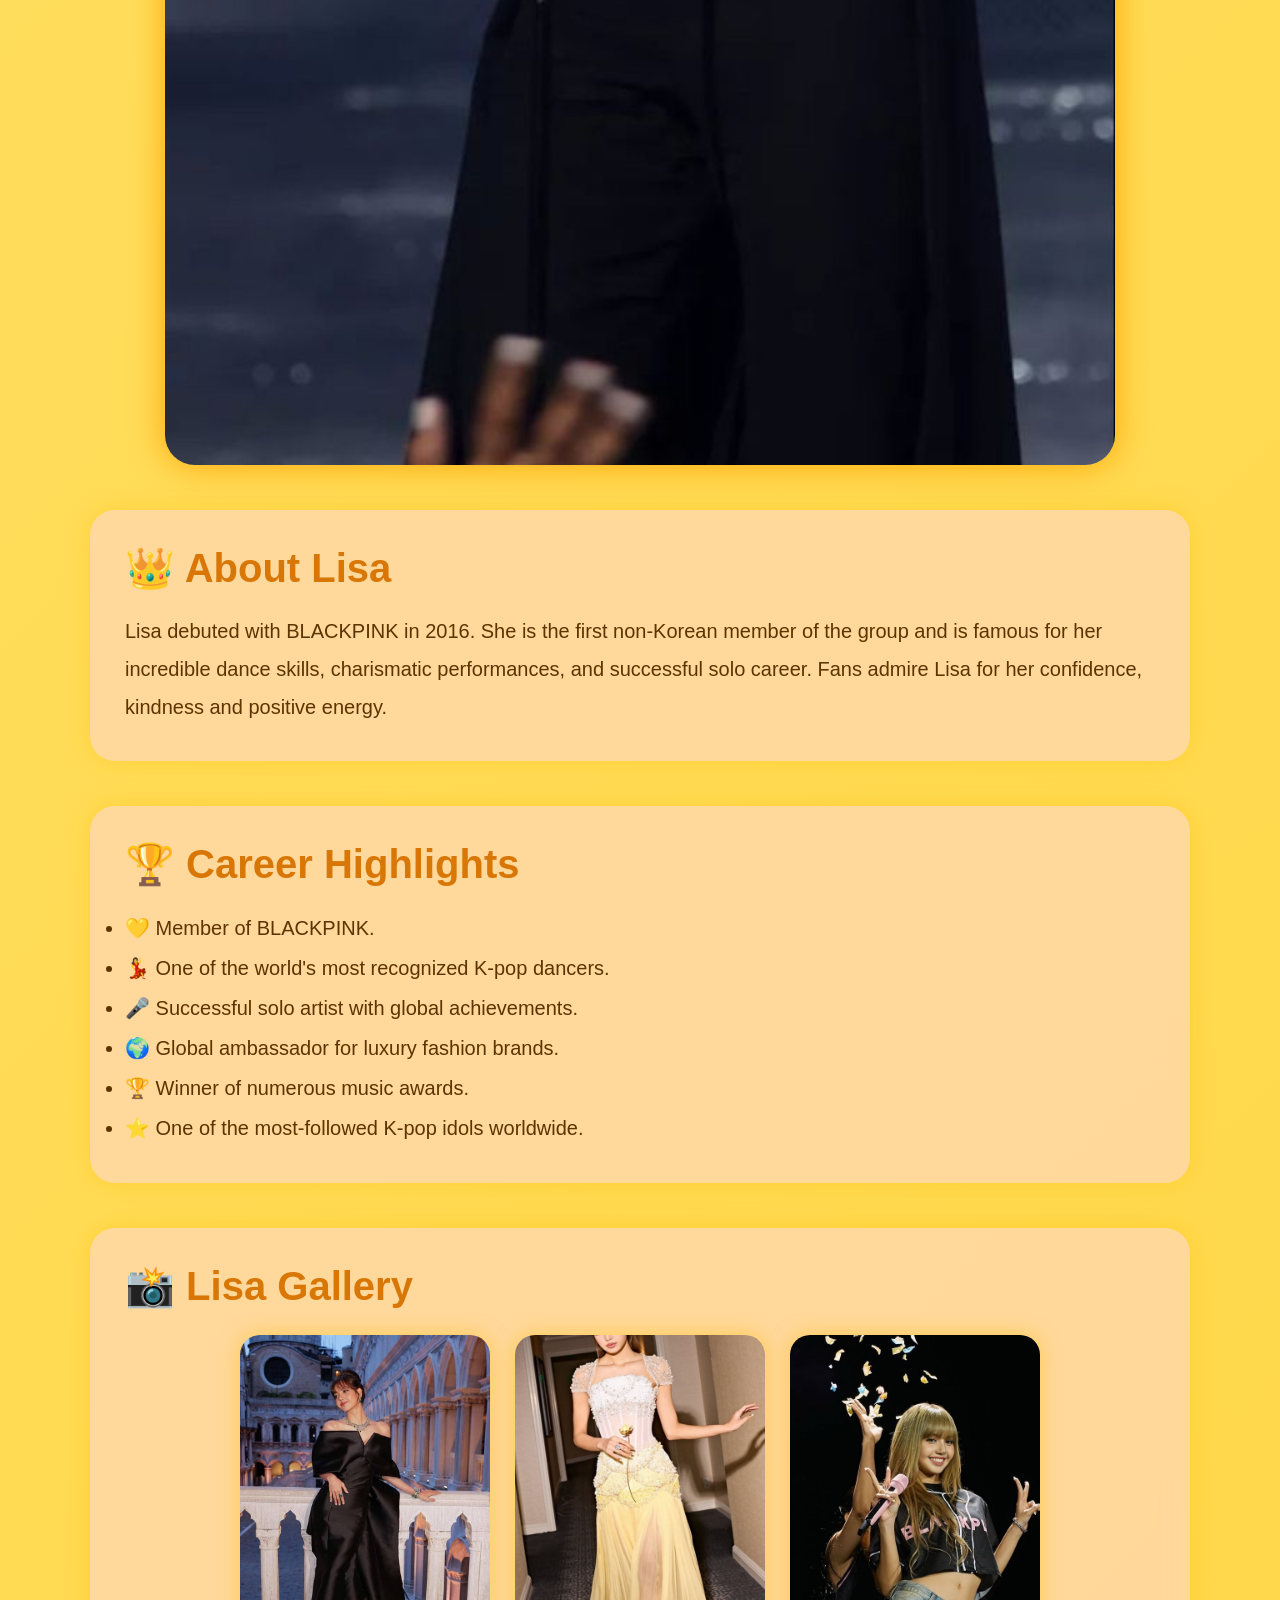
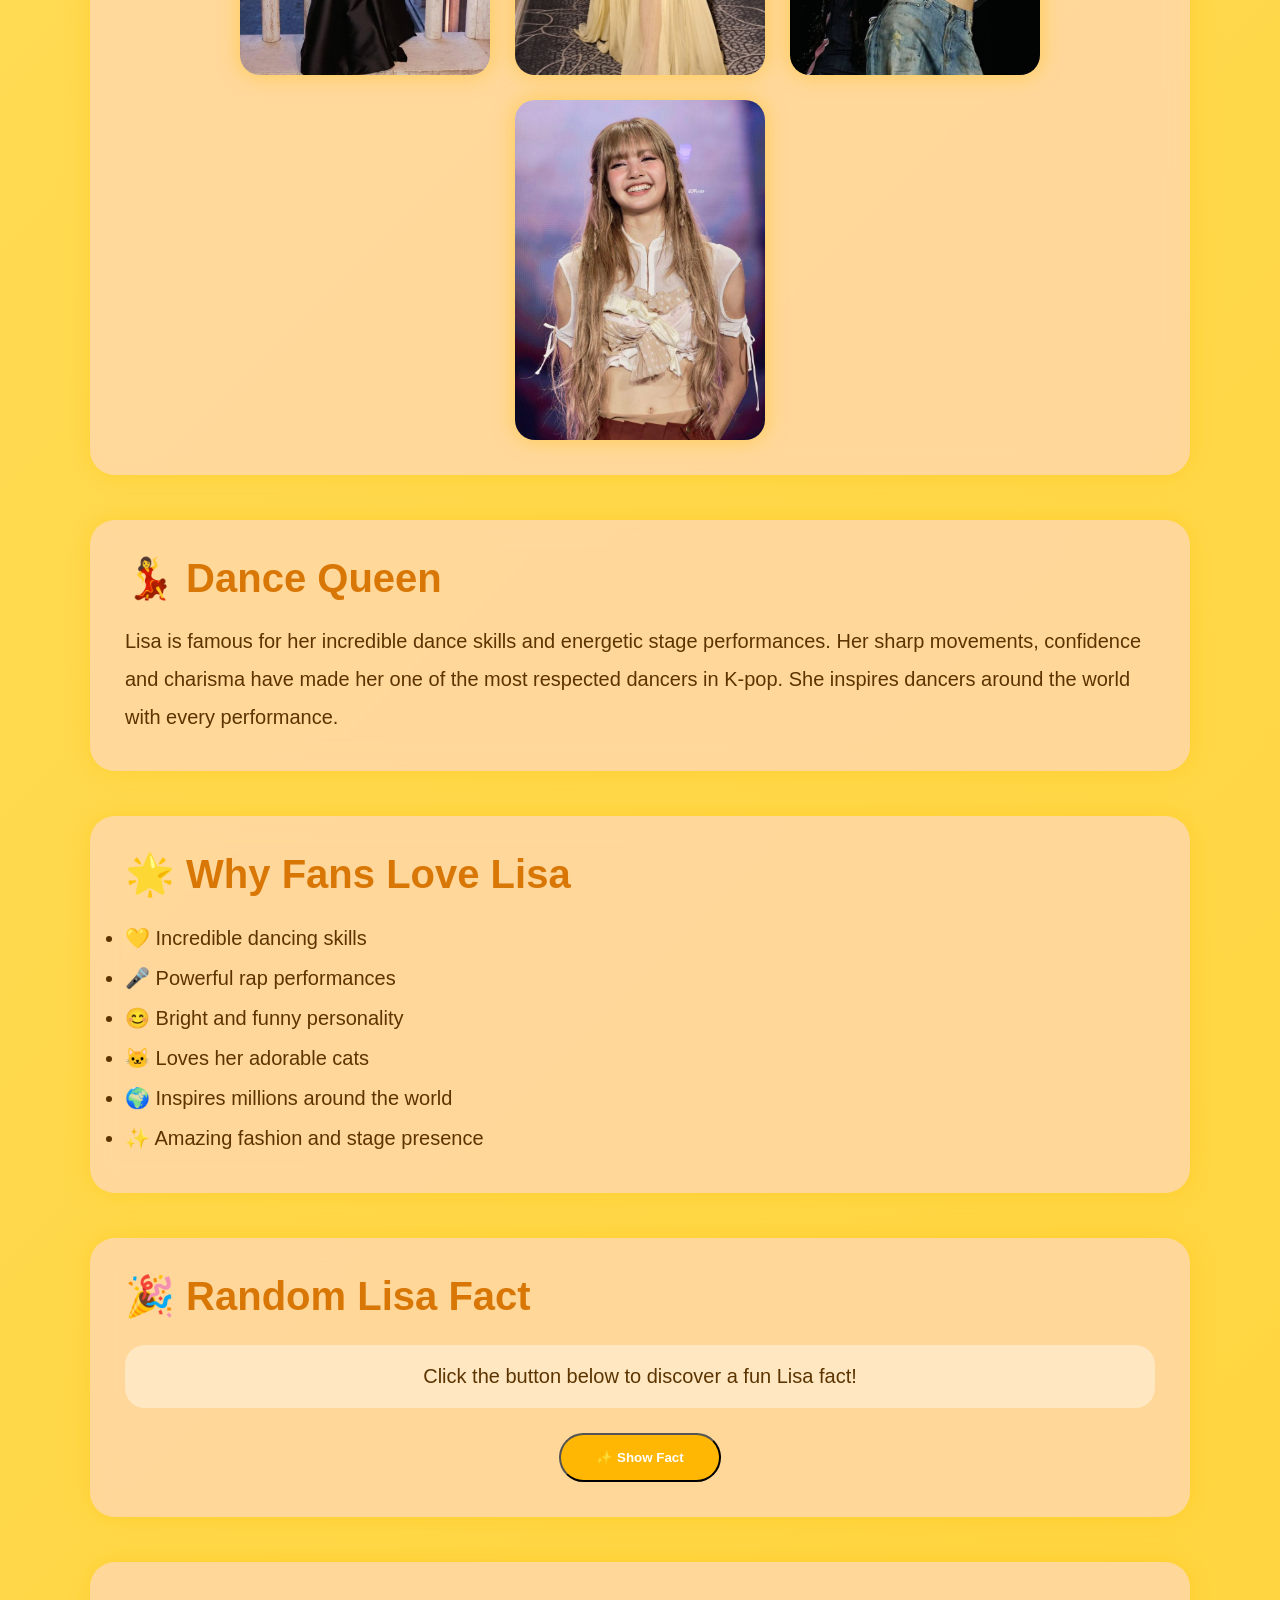
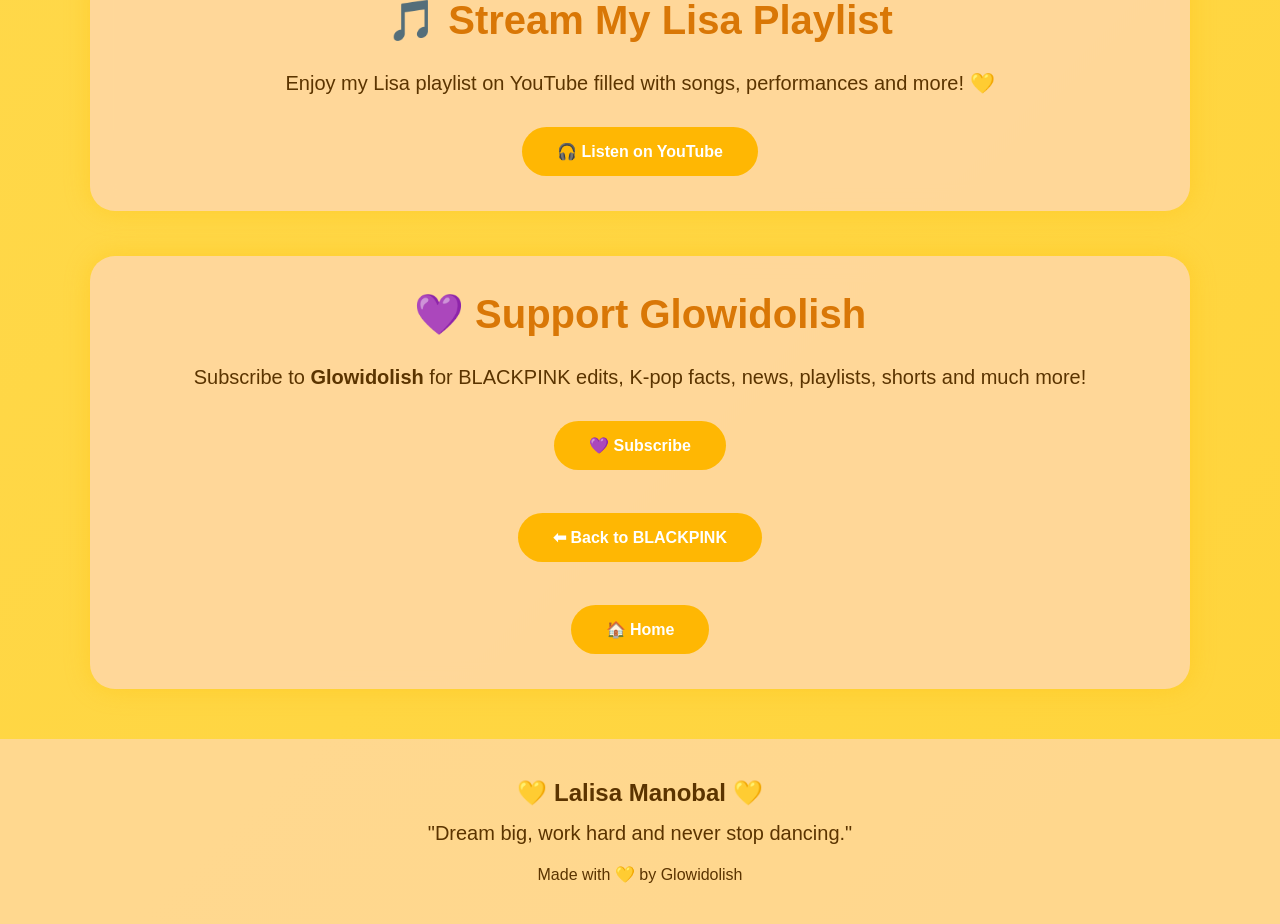
<file: lisa.html>
<!DOCTYPE html>
<html lang="en">

<head>

<meta charset="UTF-8">

<meta name="viewport" content="width=device-width, initial-scale=1.0">

<title>Lisa | Glowidolish</title>

<style>

*{
margin:0;
padding:0;
box-sizing:border-box;
font-family:Arial,Helvetica,sans-serif;
scroll-behavior:smooth;
}

body{

background:linear-gradient(-45deg,#FFD43B,#FFC107,#FFB703,#FFD43B,#FFE066);
background-size:400% 400%;
animation:bg 15s ease infinite;
color:white;
overflow-x:hidden;

}

@keyframes bg{

0%{background-position:0% 50%;}
50%{background-position:100% 50%;}
100%{background-position:0% 50%;}

}

.sparkles{

position:fixed;
top:0;
left:0;
width:100%;
height:100%;
pointer-events:none;

background-image:

radial-gradient(white 1px, transparent 1px),

radial-gradient(#fff3bf 2px, transparent 2px),

radial-gradient(#ffe066 2px, transparent 2px);

background-size:120px 120px,220px 220px,300px 300px;

animation:glitter 8s linear infinite;

opacity:.8;

}

@keyframes glitter{

0%{
transform:translateY(0);
}

100%{
transform:translateY(-80px);
}

}

header{

text-align:center;
padding:60px 20px;

}

header h1{

font-size:70px;
color:white;
text-shadow:0 0 20px orange;

}

header h2{

margin-top:10px;
color:#fff7c2;
font-size:30px;

}

header p{

margin-top:20px;
font-size:20px;
line-height:1.8;
width:80%;
margin-left:auto;
margin-right:auto;

}

.hero{

width:90%;
max-width:950px;
margin:40px auto;
border-radius:30px;
overflow:hidden;
box-shadow:0 0 35px orange;

}

.hero img{

width:100%;
display:block;
transition:.6s;

}

.hero img:hover{

transform:scale(1.05);

}

.section{

width:90%;
max-width:1100px;
margin:45px auto;
padding:35px;
border-radius:25px;

background:rgba(255,216,168,.85);

backdrop-filter:blur(12px);

box-shadow:0 0 25px rgba(255,193,7,.4);

transition:.4s;

color:#5b3400;

}

.section:hover{

transform:translateY(-8px);

}

.section h2{

font-size:40px;
margin-bottom:20px;
color:#d97706;

}

.section p{

font-size:20px;
line-height:1.9;

}

.gallery{

display:flex;
justify-content:center;
flex-wrap:wrap;
gap:25px;
margin-top:25px;

}

.gallery img{

width:250px;
height:340px;
object-fit:cover;
border-radius:20px;
transition:.5s;
box-shadow:0 0 20px rgba(255,193,7,.5);
cursor:pointer;

}

.gallery img:hover{

transform:scale(1.08) rotate(2deg);

box-shadow:0 0 40px orange;

}

.button{

display:inline-block;
margin-top:25px;
padding:15px 35px;
background:#ffb703;
color:white;
font-weight:bold;
text-decoration:none;
border-radius:40px;
transition:.4s;

}

.button:hover{

background:white;
color:#d97706;
transform:scale(1.1);

}

.fact{

margin-top:25px;
padding:20px;
background:rgba(255,255,255,.4);
border-radius:20px;
font-size:20px;
text-align:center;

}

</style>

</head>

<body>

<div class="sparkles"></div>

<header>

<h1>💛 Lalisa Manobal 💛</h1>

<h2>The Dancing Queen ✨</h2>

<p>

Lisa is a Thai singer, rapper, dancer and global superstar.
Known for her powerful dancing, incredible stage presence,
and bright personality, Lisa has inspired millions of fans
all around the world.

</p>

</header>

<div class="hero">

<img src="Lisa-banner.jpg" alt="Lisa">

</div>

<div class="section">

<h2>👑 About Lisa</h2>

<p>

Lisa debuted with BLACKPINK in 2016.
She is the first non-Korean member of the group and is famous
for her incredible dance skills, charismatic performances,
and successful solo career.
Fans admire Lisa for her confidence, kindness and positive energy.

</p>

</div>

<div class="section">

<h2>🏆 Career Highlights</h2>

<ul style="font-size:20px; line-height:2;">

<li>💛 Member of BLACKPINK.</li>

<li>💃 One of the world's most recognized K-pop dancers.</li>

<li>🎤 Successful solo artist with global achievements.</li>

<li>🌍 Global ambassador for luxury fashion brands.</li>

<li>🏆 Winner of numerous music awards.</li>

<li>⭐ One of the most-followed K-pop idols worldwide.</li>

</ul>

</div>

<div class="section">

<h2>📸 Lisa Gallery</h2>

<div class="gallery">

<img src="lisa1.jpg" alt="Lisa">

<img src="lisa2.jpg" alt="Lisa">

<img src="lisa3.jpg" alt="Lisa">

<img src="lisa4.jpg" alt="Lisa">

</div>

</div>

<div class="section">

<h2>💃 Dance Queen</h2>

<p>

Lisa is famous for her incredible dance skills and energetic stage performances.
Her sharp movements, confidence and charisma have made her one of the most respected dancers in K-pop.
She inspires dancers around the world with every performance.

</p>

</div>

<div class="section">

<h2>🌟 Why Fans Love Lisa</h2>

<ul style="font-size:20px; line-height:2;">

<li>💛 Incredible dancing skills</li>

<li>🎤 Powerful rap performances</li>

<li>😊 Bright and funny personality</li>

<li>🐱 Loves her adorable cats</li>

<li>🌍 Inspires millions around the world</li>

<li>✨ Amazing fashion and stage presence</li>

</ul>

</div>

<div class="section">

<h2>🎉 Random Lisa Fact</h2>

<div class="fact" id="factBox">

Click the button below to discover a fun Lisa fact!

</div>

<center>

<button class="button" onclick="randomFact()">

✨ Show Fact

</button>

</center>

</div>

<div class="section" style="text-align:center;">

<h2>🎵 Stream My Lisa Playlist</h2>

<p>

Enjoy my Lisa playlist on YouTube filled with songs, performances and more! 💛

</p>

<a class="button"

href="https://www.youtube.com/results?search_query=Lisa+playlist"

target="_blank">

🎧 Listen on YouTube

</a>

</div>

<div class="section" style="text-align:center;">

<h2>💜 Support Glowidolish</h2>

<p>

Subscribe to <b>Glowidolish</b> for BLACKPINK edits, K-pop facts,
news, playlists, shorts and much more!

</p>

<a class="button"

href="https://www.youtube.com/@Glowidolish"

target="_blank">

💜 Subscribe

</a>

<br><br>

<a class="button" href="blackpink.html">

⬅ Back to BLACKPINK

</a>

<br><br>

<a class="button" href="index.html">

🏠 Home

</a>

</div>

<footer style="text-align:center;padding:40px;background:rgba(255,216,168,.75);margin-top:50px;color:#5b3400;">

<h2>💛 Lalisa Manobal 💛</h2>

<p style="margin-top:15px;font-size:20px;">

"Dream big, work hard and never stop dancing."

</p>

<p style="margin-top:20px;">

Made with 💛 by Glowidolish

</p>

</footer>

<script>

const facts=[

"💛 Lisa was born in Buriram, Thailand.",

"🐱 Lisa has several pet cats that she loves.",

"💃 Lisa is considered one of the best dancers in K-pop.",

"🌍 Lisa can speak Thai, Korean and English.",

"🎤 Lisa became the first non-Korean member of BLACKPINK.",

"✨ Lisa is loved for both her stage presence and kind personality."

];

function randomFact(){

document.getElementById("factBox").innerHTML=

facts[Math.floor(Math.random()*facts.length)];

}

</script>

</body>

</html>
</file>
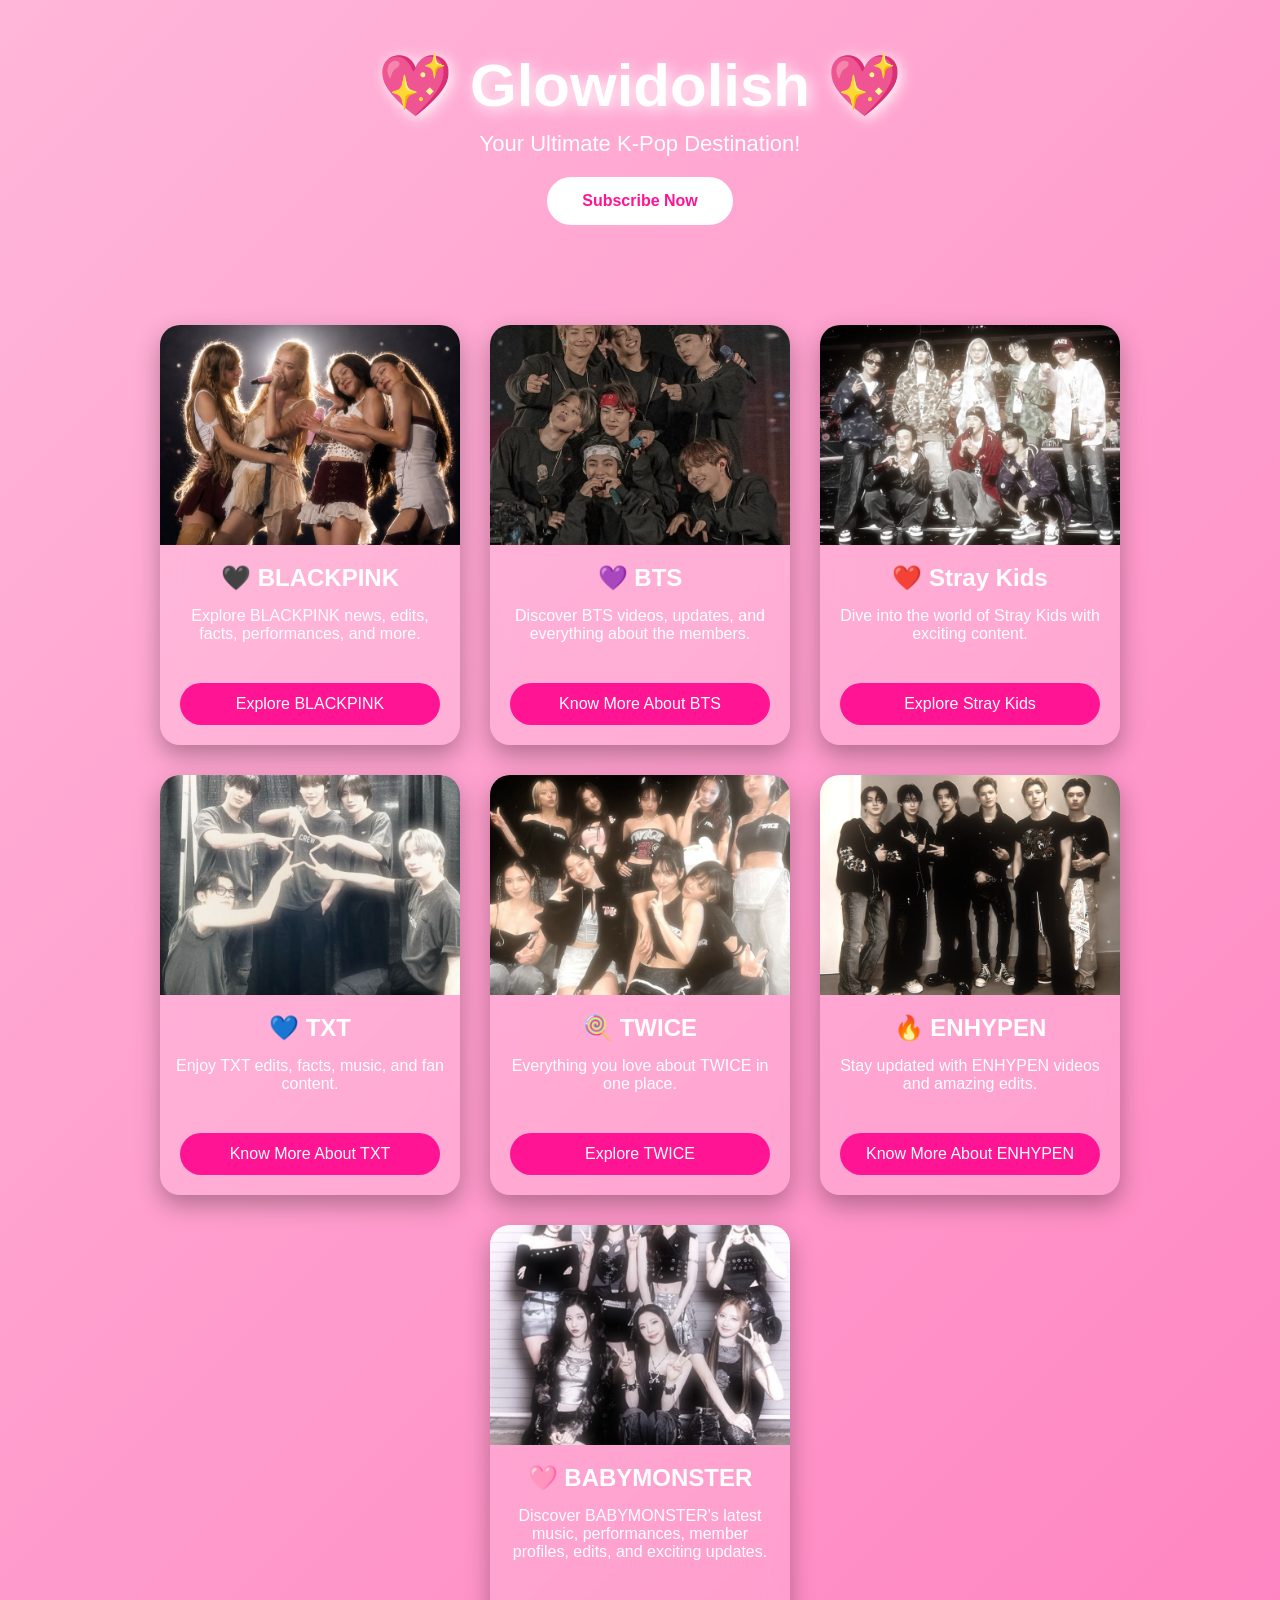
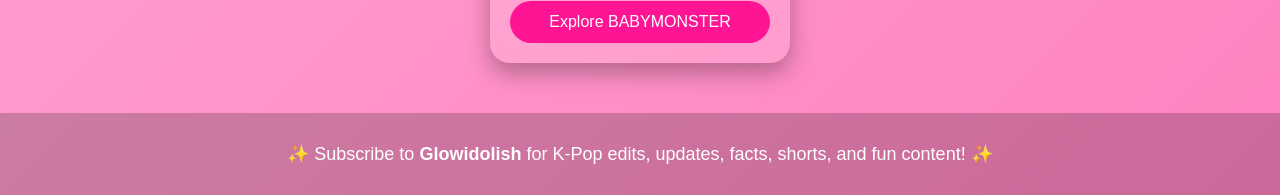
<file: myprofile.html>
<!DOCTYPE html>
<html lang="en">
<head>
<meta charset="UTF-8">
<meta name="viewport" content="width=device-width, initial-scale=1.0">
<title>Glowidolish | K-Pop Universe</title>

<style>

*{
margin:0;
padding:0;
box-sizing:border-box;
font-family:Arial, sans-serif;
}

body{
background:linear-gradient(135deg,#ffb6d9,#ff69b4,#ff1493);
background-size:300% 300%;
animation:bgMove 10s infinite alternate;
color:white;
}

@keyframes bgMove{
0%{background-position:left;}
100%{background-position:right;}
}

header{
text-align:center;
padding:50px;
}

header h1{
font-size:60px;
text-shadow:3px 3px 15px white;
animation:glow 2s infinite alternate;
}

@keyframes glow{
from{text-shadow:0 0 10px white;}
to{text-shadow:0 0 30px hotpink;}
}

header p{
font-size:22px;
margin-top:10px;
}

.subscribe{
display:inline-block;
margin-top:20px;
padding:15px 35px;
background:white;
color:#ff1493;
border-radius:40px;
text-decoration:none;
font-weight:bold;
transition:.4s;
}

.subscribe:hover{
transform:scale(1.1);
background:#ffe6f2;
}

.container{
display:flex;
flex-wrap:wrap;
justify-content:center;
gap:30px;
padding:50px;
}

.card{
width:300px;
background:rgba(255,255,255,.15);
backdrop-filter:blur(12px);
border-radius:20px;
overflow:hidden;
transition:.5s;
box-shadow:0 10px 25px rgba(0,0,0,.3);
}

.card:hover{
transform:translateY(-10px) scale(1.05);
}

.card img{
width:100%;
height:220px;
object-fit:cover;
}

.card h2{
text-align:center;
padding:15px;
}

.card p{
padding:0 15px 20px;
text-align:center;
}

.card a{
display:block;
text-align:center;
margin:20px;
padding:12px;
background:#ff1493;
color:white;
text-decoration:none;
border-radius:30px;
transition:.3s;
}

.card a:hover{
background:white;
color:#ff1493;
}

footer{
text-align:center;
padding:30px;
font-size:18px;
background:rgba(0,0,0,.2);
}

</style>

</head>

<body>

<header>

<h1>💖 Glowidolish 💖</h1>

<p>Your Ultimate K-Pop Destination!</p>

<a class="subscribe" href="https://youtube.com/@Glowidolish" target="_blank">
Subscribe Now
</a>

</header>

<div class="container">

<div class="card">
<img src="blackpink.jpg" alt="BLACKPINK">
<h2>🖤 BLACKPINK</h2>
<p>Explore BLACKPINK news, edits, facts, performances, and more.</p>
<a href="blackpink.html">Explore BLACKPINK</a>
</div>

<div class="card">
<img src="bts.jpg" alt="BTS">
<h2>💜 BTS</h2>
<p>Discover BTS videos, updates, and everything about the members.</p>
<a href="#">Know More About BTS</a>
</div>

<div class="card">
<img src="straykids.jpg" alt="Stray Kids">
<h2>❤️ Stray Kids</h2>
<p>Dive into the world of Stray Kids with exciting content.</p>
<a href="#">Explore Stray Kids</a>
</div>

<div class="card">
<img src="txt.jpg" alt="TXT">
<h2>💙 TXT</h2>
<p>Enjoy TXT edits, facts, music, and fan content.</p>
<a href="#">Know More About TXT</a>
</div>

<div class="card">
<img src="twice.jpg" alt="TWICE">
<h2>🍭 TWICE</h2>
<p>Everything you love about TWICE in one place.</p>
<a href="#">Explore TWICE</a>
</div>

<div class="card">
<img src="enhypen.jpg" alt="ENHYPEN">
<h2>🔥 ENHYPEN</h2>
<p>Stay updated with ENHYPEN videos and amazing edits.</p>
<a href="#">Know More About ENHYPEN</a>
</div>

<div class="card">
<img src="babymonster.jpg" alt="BABYMONSTER">
<h2>🩷 BABYMONSTER</h2>
<p>Discover BABYMONSTER's latest music, performances, member profiles, edits, and exciting updates.</p>
<a href="#">Explore BABYMONSTER</a>
</div>

</div>

<footer>

✨ Subscribe to <b>Glowidolish</b> for K-Pop edits, updates, facts, shorts, and fun content! ✨

</footer>

</body>
</html>
</file>
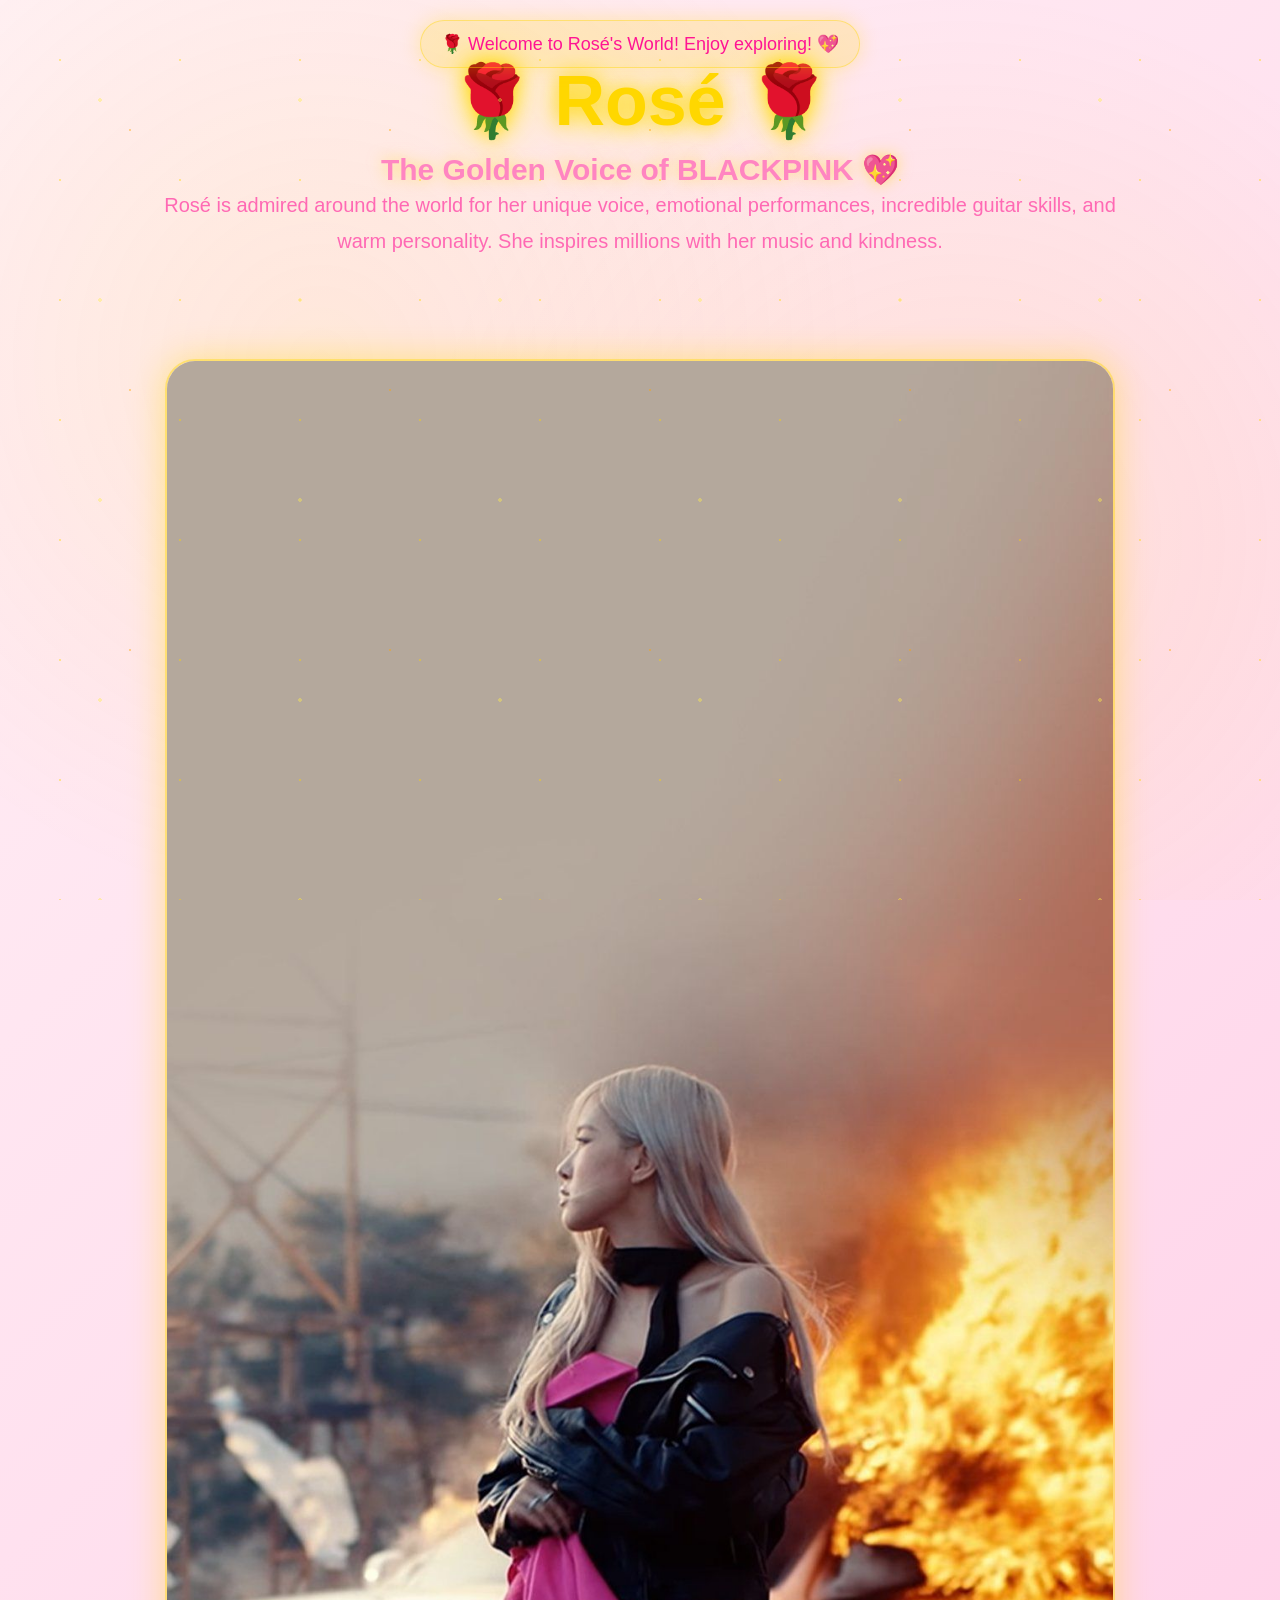
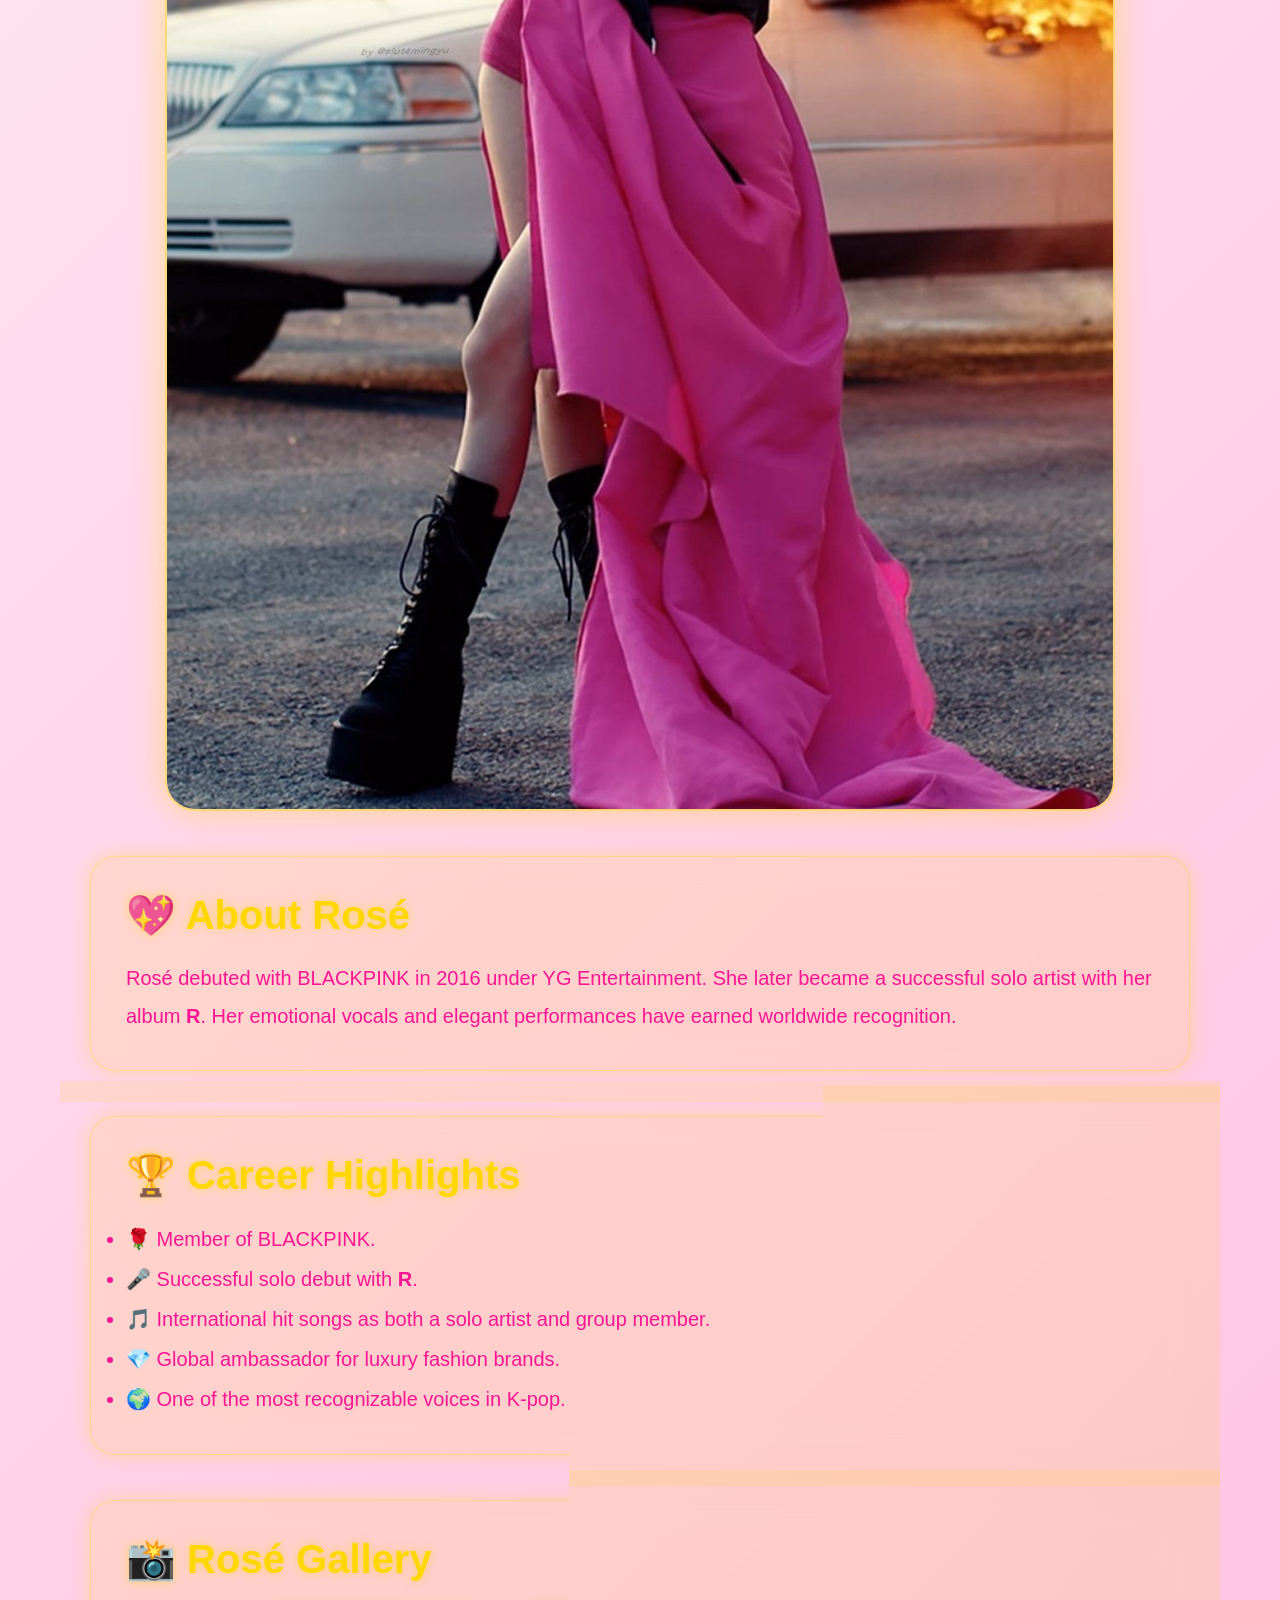
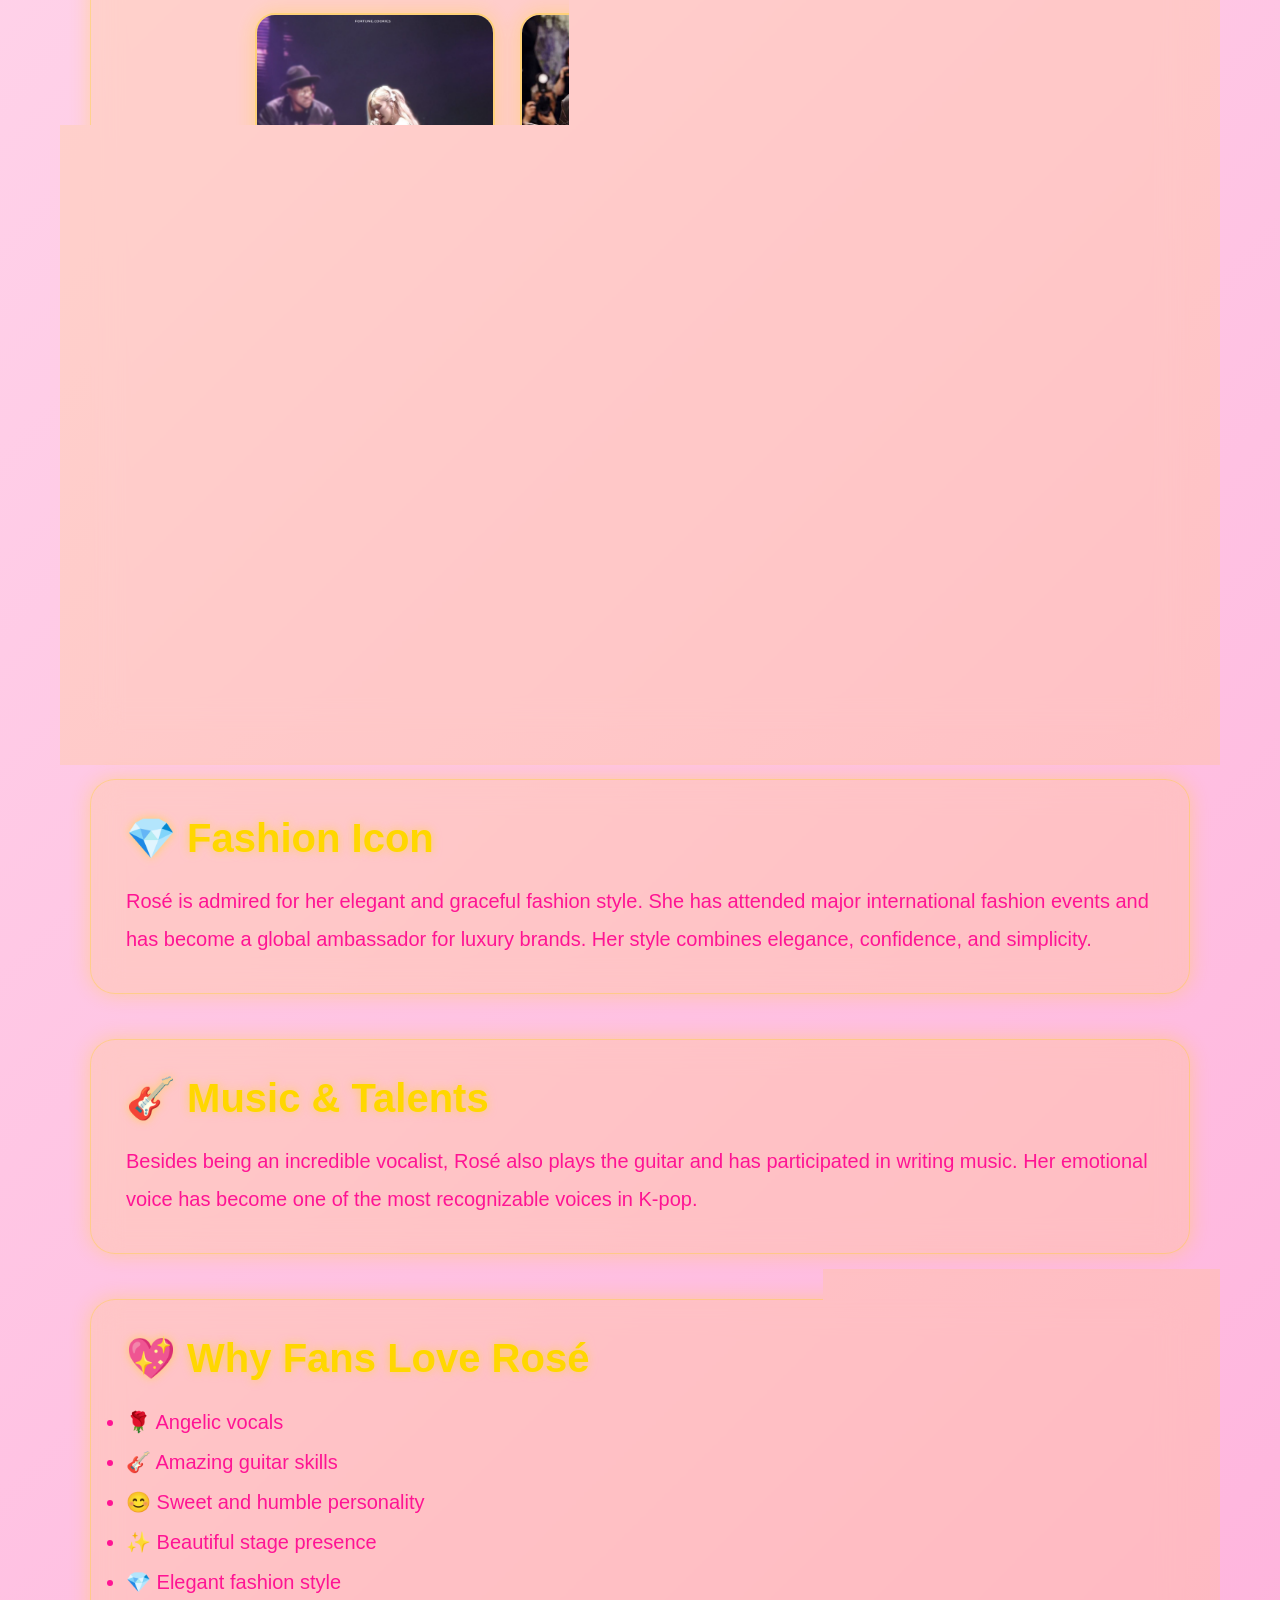
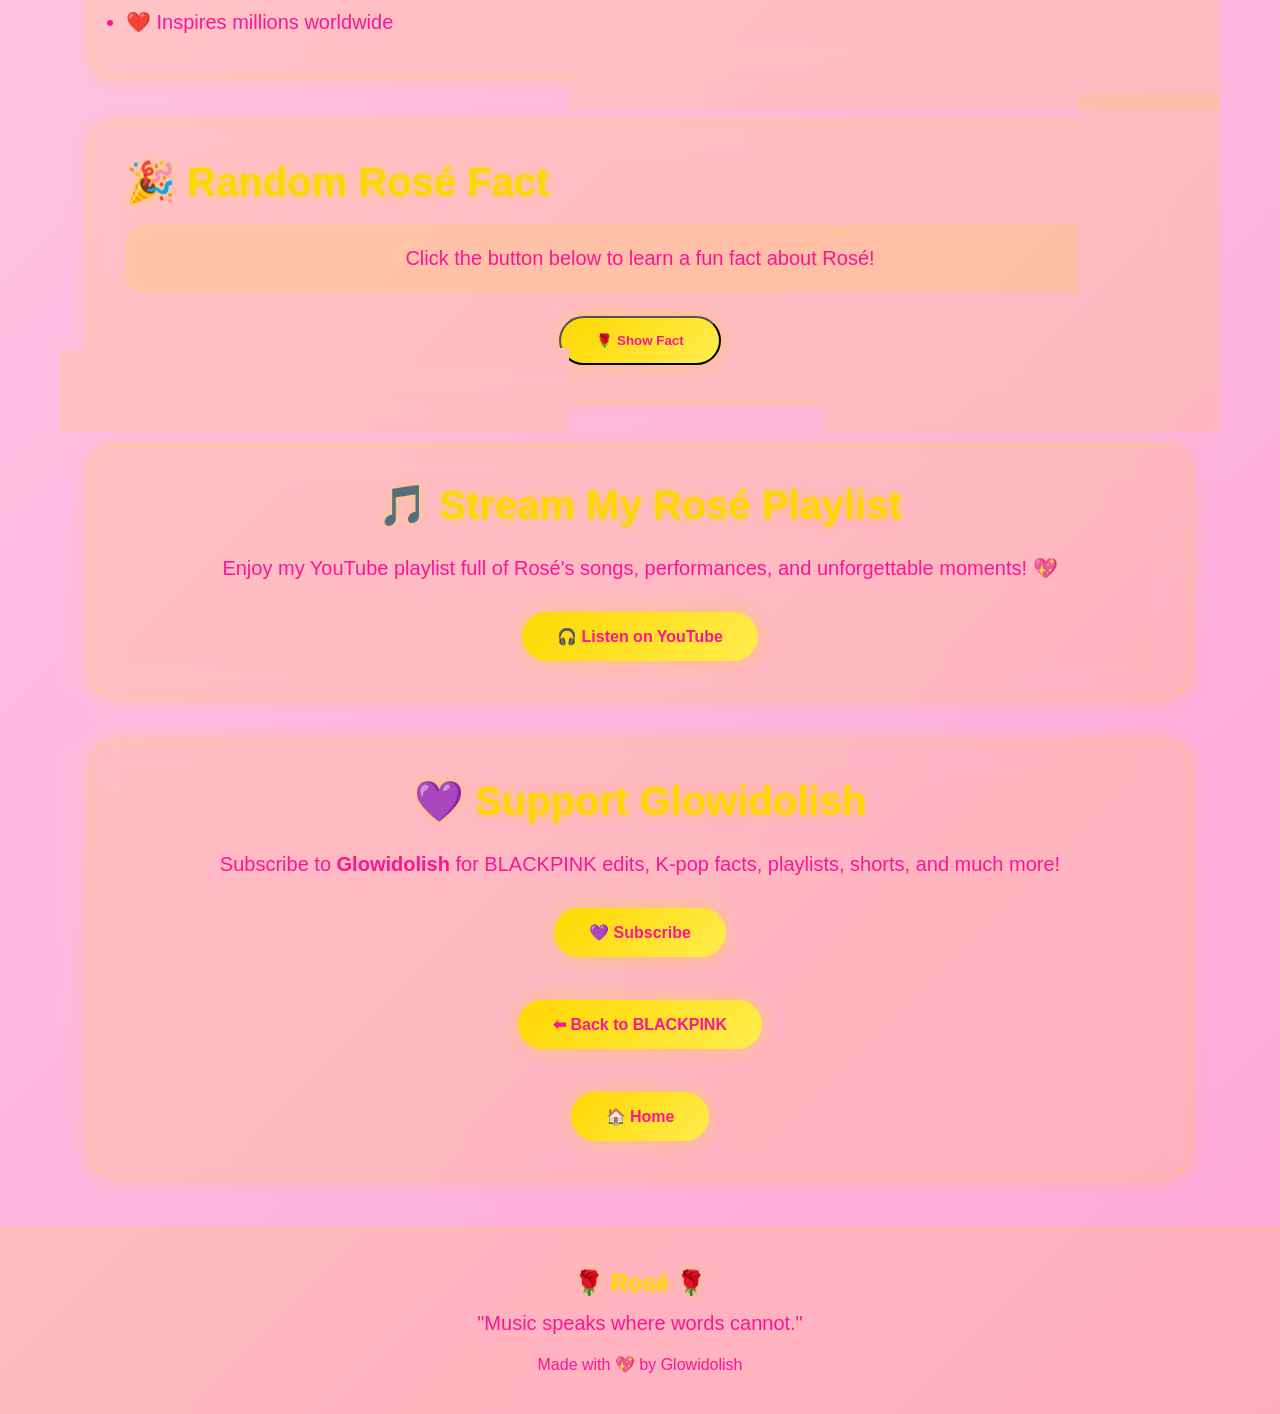
<file: rose.html>
<!DOCTYPE html>
<html lang="en">

<head>

<meta charset="UTF-8">

<meta name="viewport" content="width=device-width, initial-scale=1.0">

<meta name="description" content="Rosé — member of BLACKPINK. A fan page with biography, gallery, facts, and links to playlists and socials.">

<title>Rosé | Glowidolish</title>

<style>

*{
margin:0;
padding:0;
box-sizing:border-box;
font-family:Arial,Helvetica,sans-serif;
scroll-behavior:smooth;
}

body{

background:linear-gradient(-45deg,#ffe4f0,#ffc9e0,#ffb3d9,#ffa8d8,#fff0f5);
background-size:400% 400%;
animation:bg 15s ease infinite;
color:white;
overflow-x:hidden;
position:relative;
cursor:crosshair;

}

@keyframes bg{

0%{background-position:0% 50%;}
50%{background-position:100% 50%;}
100%{background-position:0% 50%;}

}

body::before{
content:'';
position:fixed;
top:0;
left:0;
width:100%;
height:100%;
background:
radial-gradient(circle at 25% 40%, rgba(255,215,0,.1) 0%, transparent 50%),
radial-gradient(circle at 75% 60%, rgba(255,200,0,.1) 0%, transparent 50%);
pointer-events:none;
animation:sparkle-bg 5s ease-in-out infinite;
z-index:-1;
}

@keyframes sparkle-bg{
0%, 100%{opacity:.5;}
50%{opacity:1;}
}

.sparkle-particle{
position:fixed;
pointer-events:none;
font-size:22px;
animation:float-spark 3.5s ease-out forwards;
}

@keyframes float-spark{
0%{
opacity:1;
transform:translateY(0) translateX(0) scale(1) rotate(0deg);
}
100%{
opacity:0;
transform:translateY(-120px) translateX(var(--tx)) scale(0) rotate(360deg);
}
}

.sparkles{

position:fixed;
top:0;
left:0;
width:100%;
height:100%;
pointer-events:none;

background-image:

radial-gradient(#ffd700 1px,transparent 1px),
radial-gradient(#ffed4e 2px,transparent 2px),
radial-gradient(#ffa500 1.5px,transparent 1.5px);

background-size:120px 120px,200px 200px,260px 260px;

animation:sparkle 10s linear infinite;

opacity:.4;

}

@keyframes sparkle{

0%{
transform:translateY(0);
}

100%{
transform:translateY(-80px);
}

}

header{

text-align:center;
padding:60px 20px;

}

header h1{

font-size:70px;
text-shadow:0 0 20px #ffd700, 0 0 40px #ffed4e;
color:#ffd700;
transition:.3s;

}

header h1:hover{
text-shadow:0 0 30px #ffed4e, 0 0 50px #ffa500;
}

header h2{

font-size:30px;
margin-top:10px;
color:#ff85c1;
text-shadow:0 0 15px rgba(255,215,0,.5);

}

header p{

margin-top:20px;
font-size:20px;
width:80%;
margin:auto;
line-height:1.8;
color:#ff69b4;

}

.hero{

width:90%;
max-width:950px;
margin:40px auto;
border-radius:30px;
overflow:hidden;
box-shadow:0 0 35px rgba(255,215,0,.4);
border:2px solid rgba(255,215,0,.5);

animation:float 5s ease-in-out infinite;

}

@keyframes float{

0%,100%{
transform:translateY(0);
}

50%{
transform:translateY(-12px);
}

}

.hero img{

width:100%;
display:block;
transition:.6s;

}

.hero img:hover{

transform:scale(1.05);

}

.section{

width:90%;
max-width:1100px;
margin:45px auto;
padding:35px;
border-radius:25px;

background:rgba(255,215,0,.12);

backdrop-filter:blur(15px);

box-shadow:0 0 20px rgba(255,215,0,.3);
border:1px solid rgba(255,215,0,.3);

transition:.5s;

}

.section:hover{

transform:translateY(-10px);
box-shadow:0 0 40px rgba(255,215,0,.4);

}

.section h2{

font-size:40px;
margin-bottom:20px;
color:#ffd700;
text-shadow:0 0 10px rgba(255,215,0,.5);

}

.section p{

font-size:20px;
line-height:1.9;
color:#ff1493;

}

.gallery{

display:flex;
justify-content:center;
flex-wrap:wrap;
gap:25px;
margin-top:30px;

}

.gallery img{

width:240px;
height:330px;
object-fit:cover;
border-radius:20px;
cursor:pointer;

transition:.5s;

box-shadow:0 0 20px rgba(255,215,0,.3);
border:2px solid rgba(255,215,0,.4);

}

.gallery img:hover{

transform:scale(1.08) rotate(-2deg);

box-shadow:0 0 35px rgba(255,215,0,.6);

}

.button{

display:inline-block;
margin-top:25px;
padding:15px 35px;
background:linear-gradient(135deg,#ffd700,#ffed4e);
color:#ff1493;
font-weight:bold;
text-decoration:none;
border-radius:40px;
transition:.4s;
box-shadow:0 0 20px rgba(255,215,0,.4);

}

.button:hover{

background:linear-gradient(135deg,#ffed4e,#ffa500);
transform:scale(1.1);
box-shadow:0 0 40px rgba(255,215,0,.7);

}

.fact{

margin-top:20px;
padding:20px;
background:rgba(255,215,0,.15);
border-radius:20px;
text-align:center;
font-size:20px;
color:#ff1493;
border:1px solid rgba(255,215,0,.3);

}

/* Accessibility and focus styles */
.button:focus, .gallery img:focus, #topBtn:focus {
  outline: 3px solid rgba(255,215,0,0.6);
  outline-offset: 4px;
}

/* Welcome banner */
#welcomeBanner{
  position:fixed;
  top:20px;
  left:50%;
  transform:translateX(-50%);
  background:rgba(255,215,0,0.2);
  color:#ff1493;
  padding:12px 20px;
  border-radius:999px;
  box-shadow:0 0 20px rgba(255,215,0,0.3);
  font-size:18px;
  display:none;
  z-index:9999;
  border:1px solid rgba(255,215,0,0.4);
}
#welcomeBanner.show{display:block;}

</style>

</head>

<body>

<div class="sparkles" aria-hidden="true"></div>

<header>

<h1>🌹 Rosé 🌹</h1>

<h2>The Golden Voice of BLACKPINK 💖</h2>

<p>

Rosé is admired around the world for her unique voice,
emotional performances, incredible guitar skills,
and warm personality.
She inspires millions with her music and kindness.

</p>

</header>

<main>

<div class="hero">

<img src="rose-banner.jpg" alt="Rosé banner photo">

</div>

<div class="section">

<h2>💖 About Rosé</h2>

<p>

Rosé debuted with BLACKPINK in 2016 under YG Entertainment.
She later became a successful solo artist with her album <b>R</b>.
Her emotional vocals and elegant performances have earned worldwide recognition.

</p>

</div>

<div class="section">

<h2>🏆 Career Highlights</h2>

<ul style="font-size:20px;line-height:2;color:#ff1493;">

<li>🌹 Member of BLACKPINK.</li>

<li>🎤 Successful solo debut with <b>R</b>.</li>

<li>🎵 International hit songs as both a solo artist and group member.</li>

<li>💎 Global ambassador for luxury fashion brands.</li>

<li>🌍 One of the most recognizable voices in K-pop.</li>

</ul>

</div>

<div class="section">

<h2>📸 Rosé Gallery</h2>

<div class="gallery">

<img src="rose1.jpg" alt="Rosé photo 1" tabindex="0">

<img src="rose2.jpg" alt="Rosé photo 2" tabindex="0">

<img src="rose3.jpg" alt="Rosé photo 3" tabindex="0">

<img src="rose4.jpg" alt="Rosé photo 4" tabindex="0">

</div>

</div>

<div class="section">

<h2>💎 Fashion Icon</h2>

<p>

Rosé is admired for her elegant and graceful fashion style.
She has attended major international fashion events and has become
a global ambassador for luxury brands.
Her style combines elegance, confidence, and simplicity.

</p>

</div>

<div class="section">

<h2>🎸 Music & Talents</h2>

<p>

Besides being an incredible vocalist, Rosé also plays the guitar
and has participated in writing music.
Her emotional voice has become one of the most recognizable voices
in K-pop.

</p>

</div>

<div class="section">

<h2>💖 Why Fans Love Rosé</h2>

<ul style="font-size:20px;line-height:2;color:#ff1493;">

<li>🌹 Angelic vocals</li>

<li>🎸 Amazing guitar skills</li>

<li>😊 Sweet and humble personality</li>

<li>✨ Beautiful stage presence</li>

<li>💎 Elegant fashion style</li>

<li>❤️ Inspires millions worldwide</li>

</ul>

</div>

<div class="section">

<h2>🎉 Random Rosé Fact</h2>

<div class="fact" id="factBox">

Click the button below to learn a fun fact about Rosé!

</div>

<center>

<button class="button" onclick="randomFact()">

🌹 Show Fact

</button>

</center>

</div>

<div class="section" style="text-align:center;">

<h2>🎵 Stream My Rosé Playlist</h2>

<p style="color:#ff1493;">

Enjoy my YouTube playlist full of Rosé's songs, performances, and unforgettable moments! 💖

</p>

<a class="button"

href="https://youtu.be/f73laCUMUW0?si=dvXx9dinp-nGRQjN"

target="_blank" rel="noopener noreferrer">

🎧 Listen on YouTube

</a>

</div>

<div class="section" style="text-align:center;">

<h2>💜 Support Glowidolish</h2>

<p style="color:#ff1493;">

Subscribe to <b>Glowidolish</b> for BLACKPINK edits, K-pop facts, playlists, shorts, and much more!

</p>

<a class="button"

href="https://www.youtube.com/@Glowidolish"

target="_blank" rel="noopener noreferrer">

💜 Subscribe

</a>

<br><br>

<a class="button" href="blackpink.html">

⬅ Back to BLACKPINK

</a>

<br><br>

<a class="button" href="index.html">

🏠 Home

</a>

</div>

</main>

<footer style="text-align:center;padding:40px;background:rgba(255,215,0,.12);margin-top:50px;border-top:2px solid rgba(255,215,0,.3);">

<h2 style="color:#ffd700;text-shadow:0 0 10px rgba(255,215,0,.5);">🌹 Rosé 🌹</h2>

<p style="margin-top:15px;font-size:20px;color:#ff1493;">

"Music speaks where words cannot."

</p>

<p style="margin-top:20px;color:#ff1493;">

Made with 💖 by Glowidolish

</p>

</footer>

<button id="topBtn" onclick="topFunction()"
style="display:none;position:fixed;bottom:20px;right:20px;padding:15px 20px;border:none;border-radius:50%;background:#ffd700;color:#ff1493;font-size:22px;cursor:pointer;box-shadow:0 0 20px rgba(255,215,0,.6);"
aria-label="Back to top">

⬆

</button>

<!-- Non-blocking welcome banner -->
<div id="welcomeBanner" aria-live="polite">🌹 Welcome to Rosé's World! Enjoy exploring! 💖</div>

<script>

const facts=[

"🌹 Rosé was born in New Zealand and grew up in Australia.",

"🎸 She can play the guitar and piano.",

"💖 Her solo debut album is called 'R'.",

"🎤 Rosé is famous for her unique emotional vocals.",

"✨ She loves art and photography.",

"🌍 She has millions of fans around the world."

];

function randomFact(){

document.getElementById("factBox").innerHTML=

facts[Math.floor(Math.random()*facts.length)];

}

let topButton=document.getElementById("topBtn");

window.onscroll=function(){

if(document.body.scrollTop>300||document.documentElement.scrollTop>300){

topButton.style.display="block";

}else{

topButton.style.display="none";

}

}

function topFunction(){

window.scrollTo({

top:0,

behavior:"smooth"

});

}

// Show a non-blocking welcome banner on load (accessible, auto-hide)
window.addEventListener('load', function(){
  const banner = document.getElementById('welcomeBanner');
  if(banner){
    banner.classList.add('show');
    // hide after 4 seconds
    setTimeout(()=>{ banner.classList.remove('show'); }, 4000);
  }
});

// Interactive sparkle effect on mouse move
document.addEventListener('mousemove', (e) => {
  if (Math.random() > 0.93) {
    const sparkle = document.createElement('div');
    sparkle.className = 'sparkle-particle';
    sparkle.textContent = '✨';
    sparkle.style.left = e.pageX + 'px';
    sparkle.style.top = e.pageY + 'px';
    sparkle.style.setProperty('--tx', (Math.random() - 0.5) * 80 + 'px');
    document.body.appendChild(sparkle);
    
    setTimeout(() => sparkle.remove(), 3500);
  }
});

// Click to create sparkle burst
document.addEventListener('click', (e) => {
  for (let i = 0; i < 10; i++) {
    const sparkle = document.createElement('div');
    sparkle.className = 'sparkle-particle';
    sparkle.textContent = '⭐';
    sparkle.style.left = e.pageX + 'px';
    sparkle.style.top = e.pageY + 'px';
    sparkle.style.setProperty('--tx', Math.cos(i * Math.PI / 5) * 100 + 'px');
    document.body.appendChild(sparkle);
    
    setTimeout(() => sparkle.remove(), 3500);
  }
});

</script>

</body>

</html>
</file>
